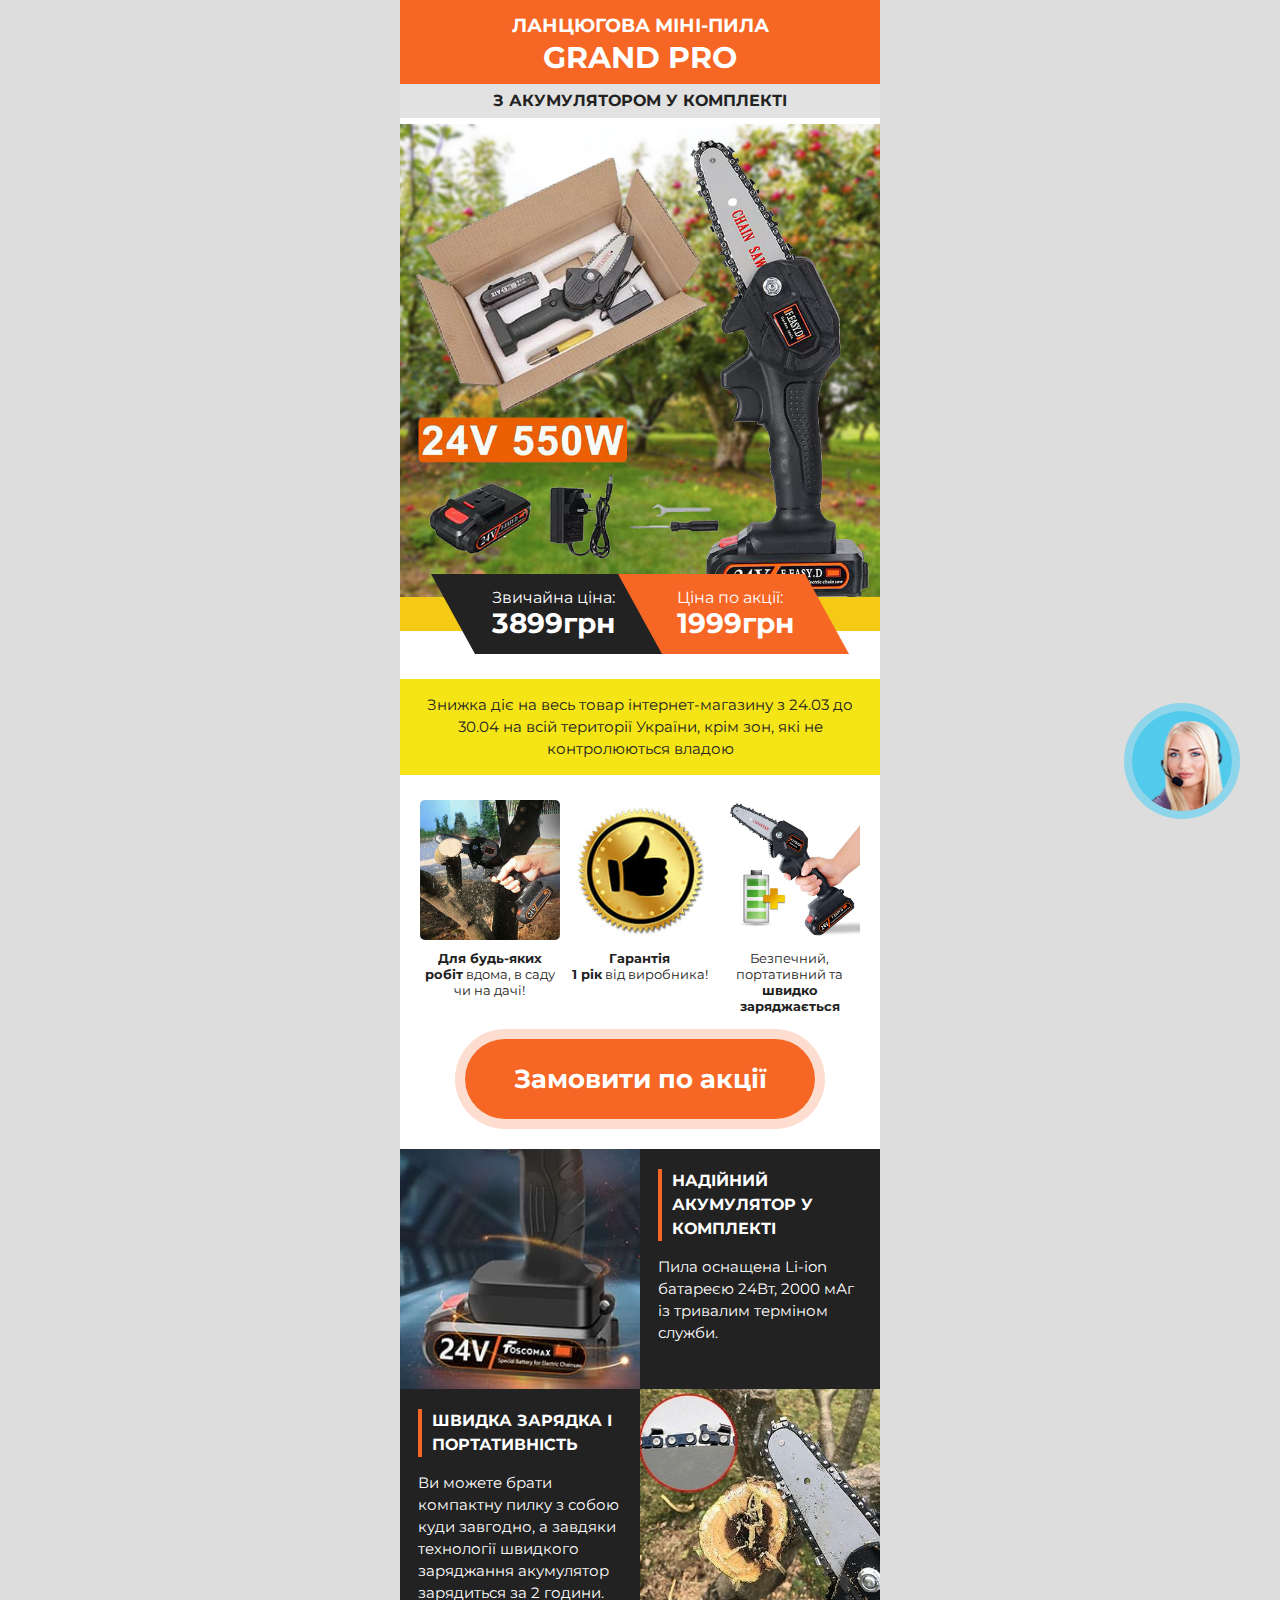
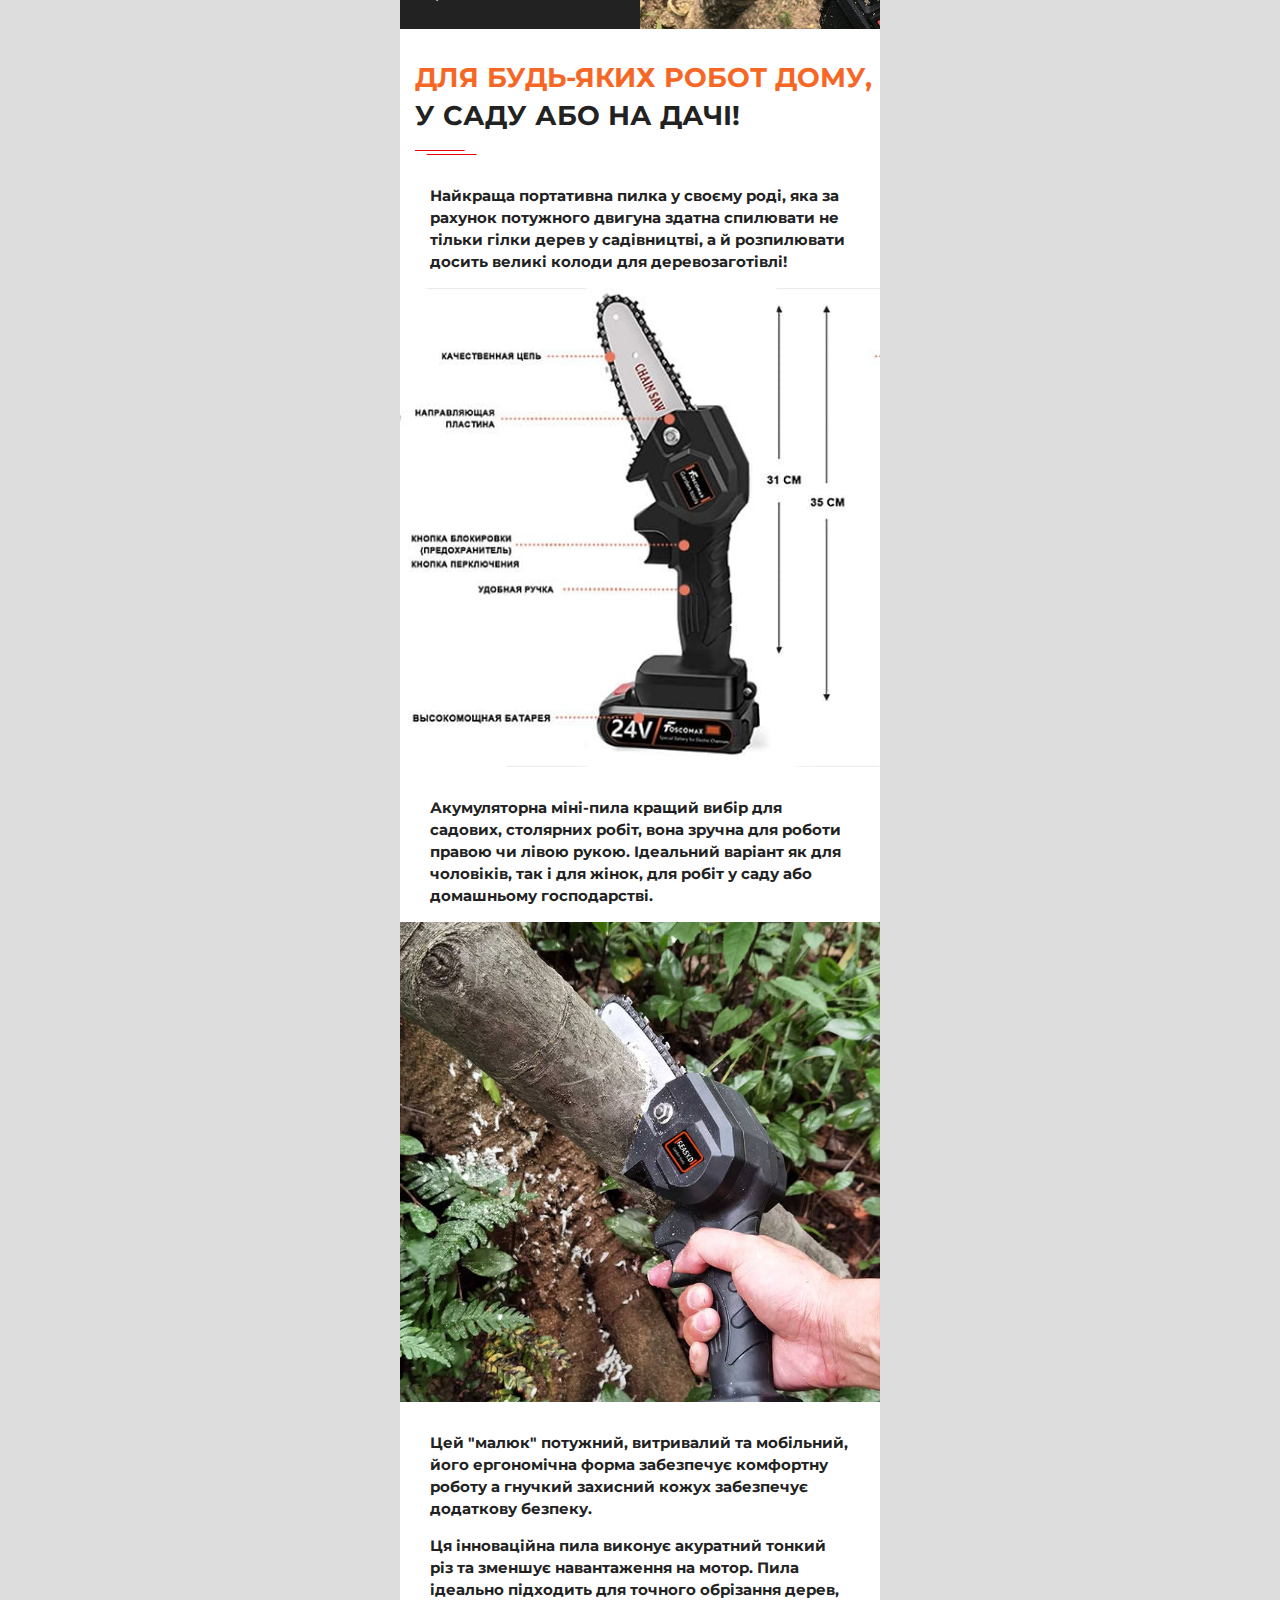
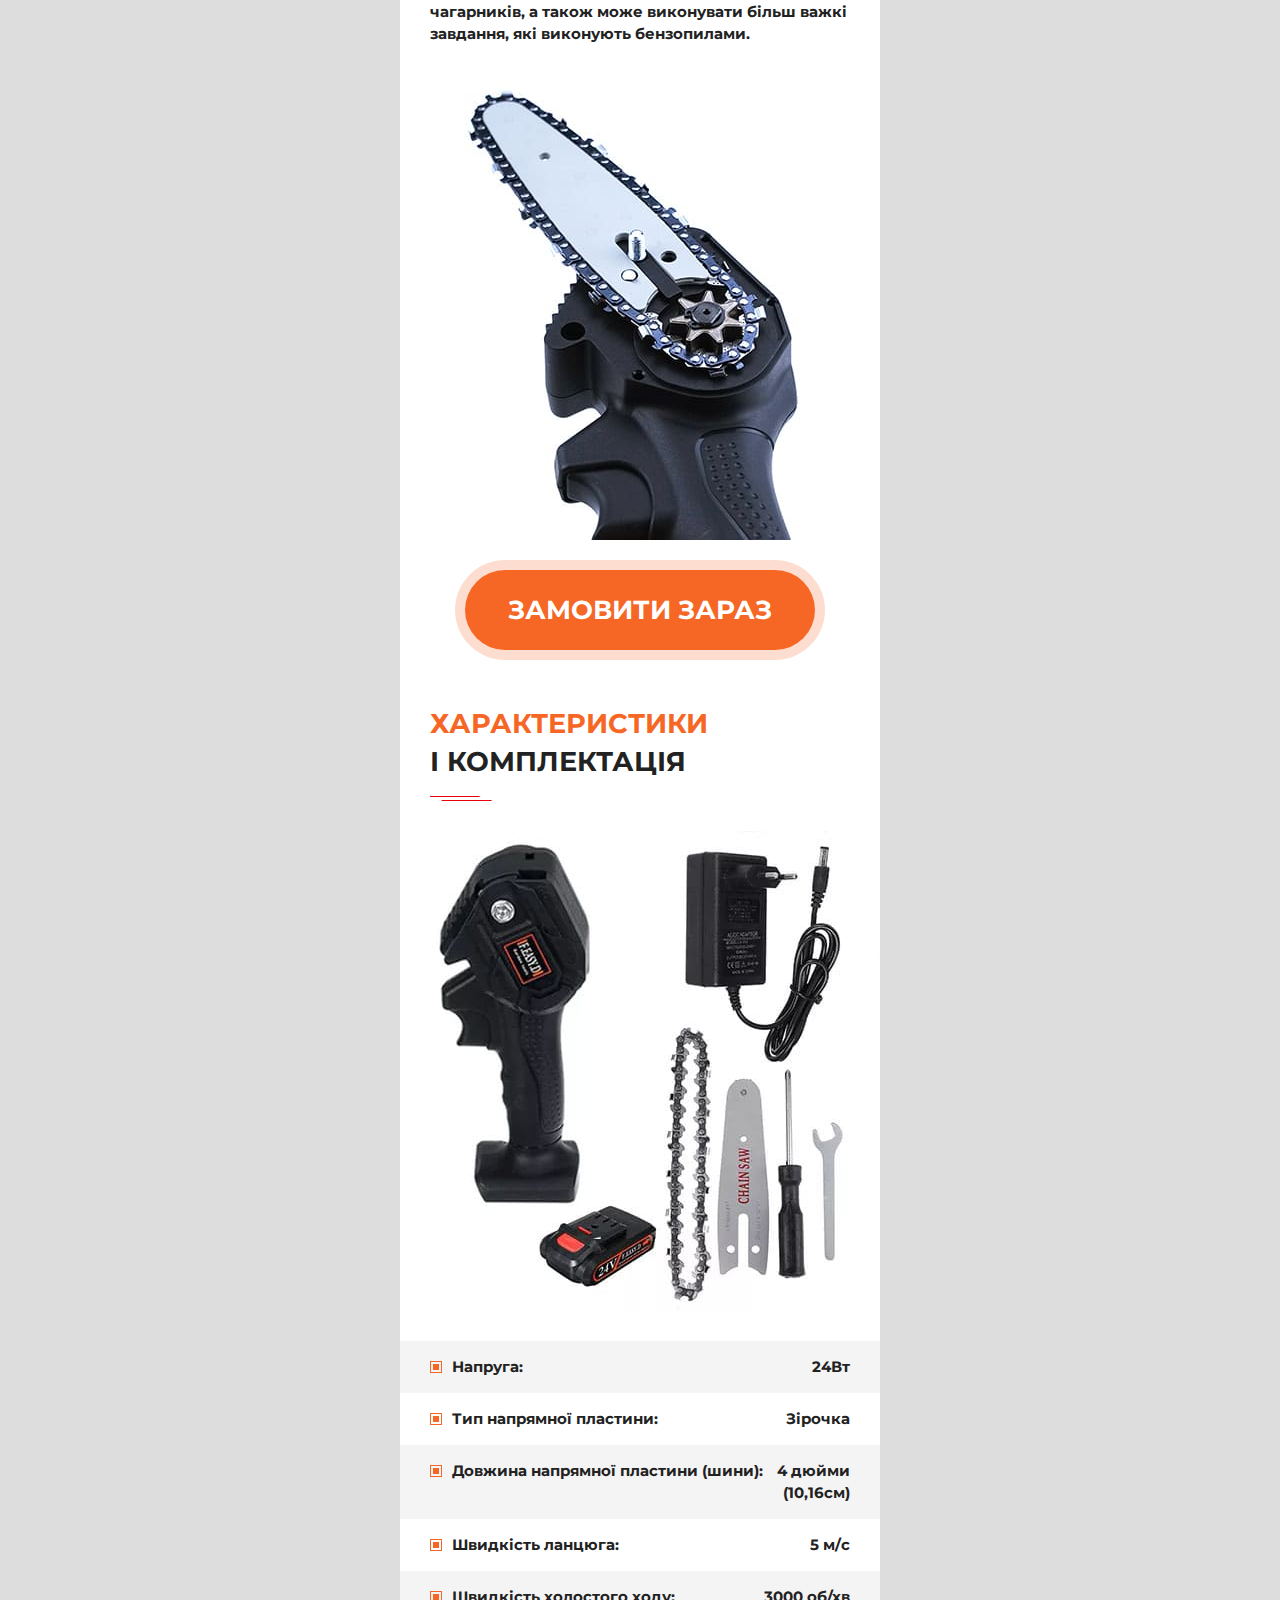
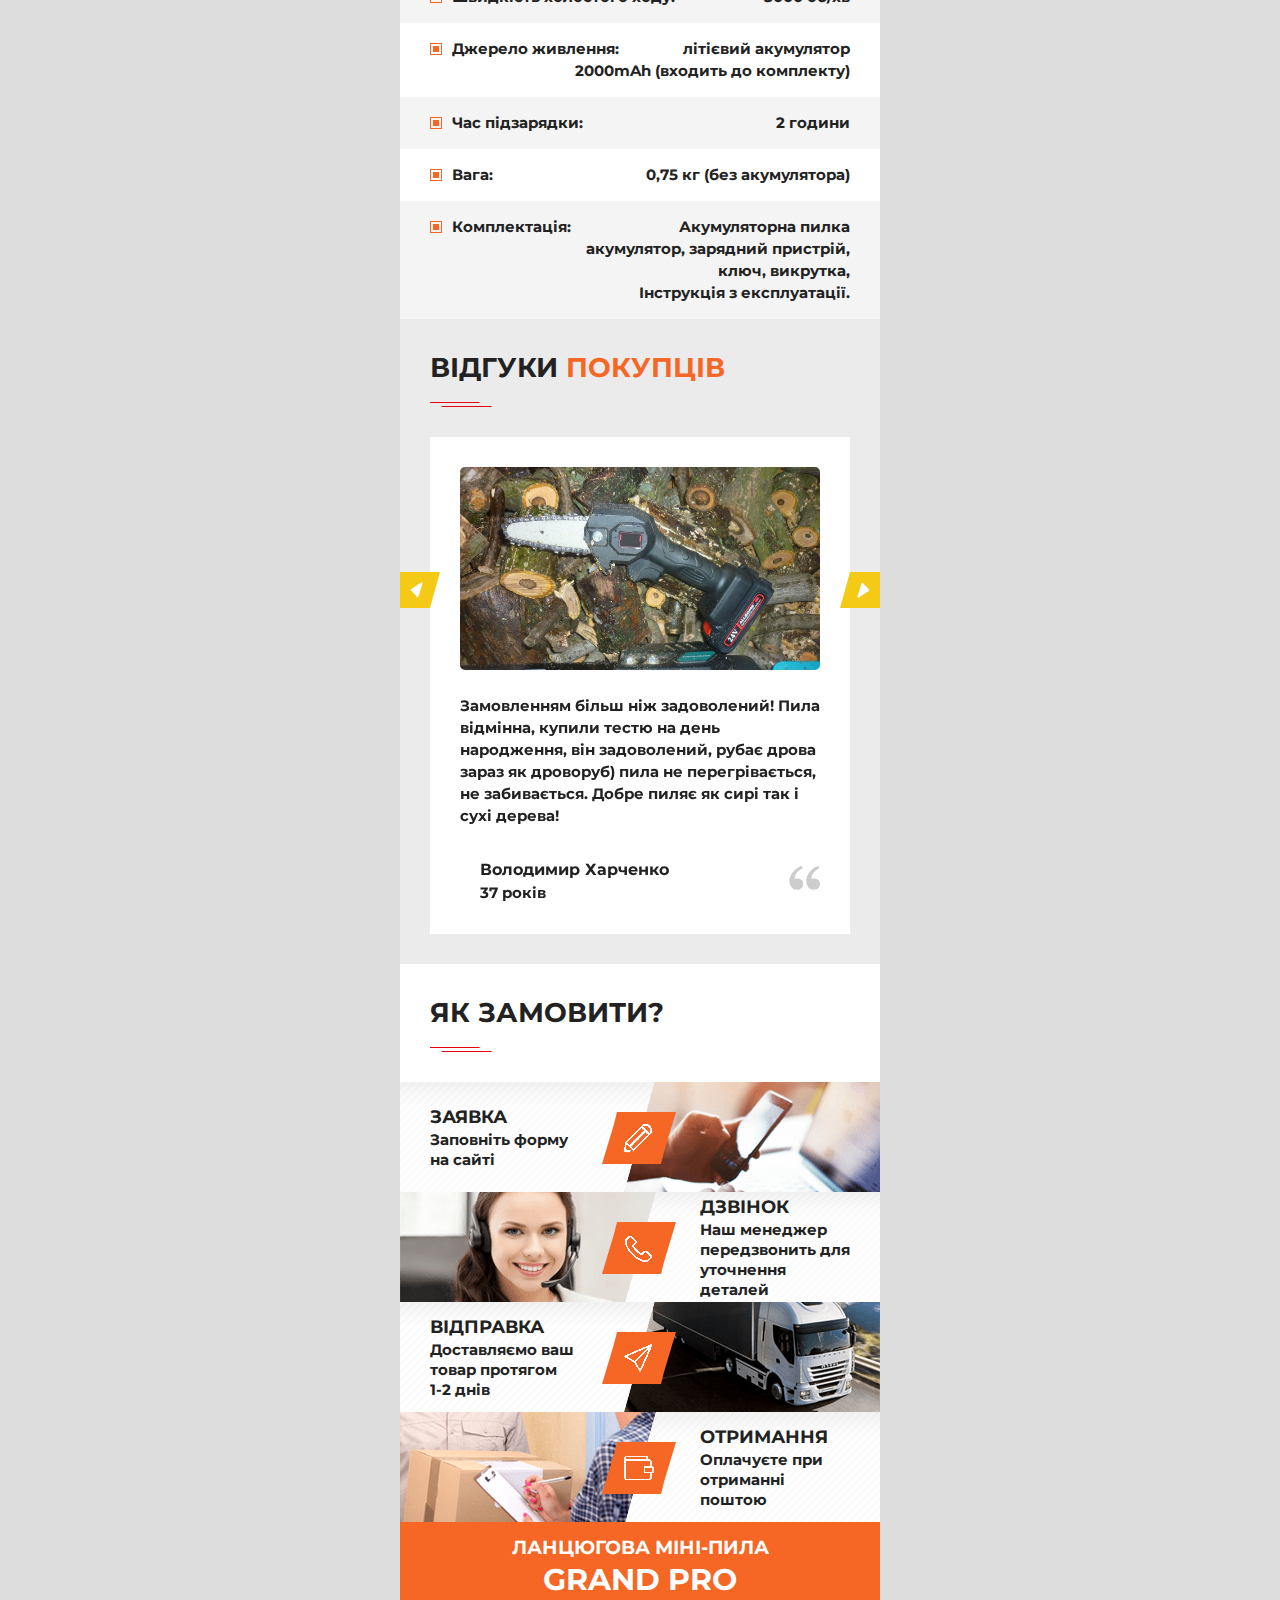
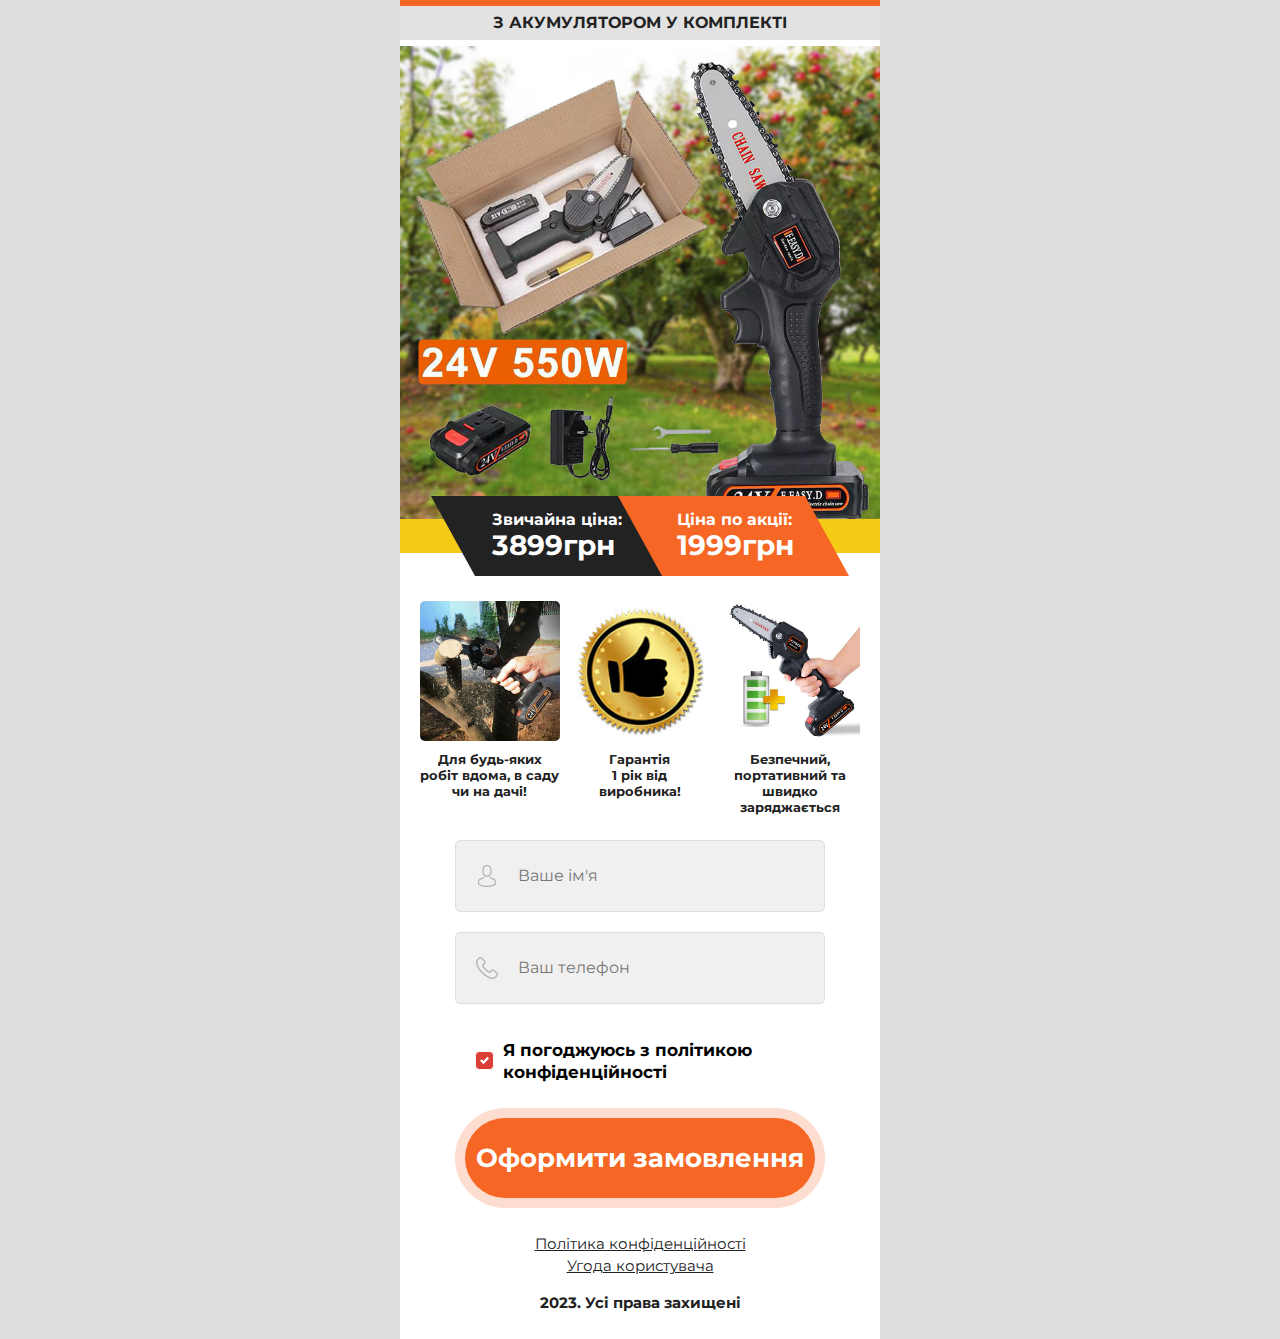
<file: index.html>
﻿<!DOCTYPE html>
<html lang="ru-RU">
    <head>

    <meta charset="utf-8">
    <meta name="viewport" content="width=480">
    <title>АКУМУЛЯТОРНА МІНІ-ПИЛА</title>
    <link rel="shortcut icon" href="favicon.ico">
    <link rel="stylesheet" href="css/reset.css">
    <link rel="stylesheet" href="css/owl.carousel.min.css">
    <link rel="stylesheet" href="css/styles.css">
    <link rel="preconnect" href="https://fonts.gstatic.com">
    <link href="css/css2.css" rel="stylesheet">

    <meta property="og:type" content="website">
    <meta property="og:url" content="">
    <meta property="og:image" content="images/big1_1.jpg">

    <!-- Meta Pixel Code -->
    <script>
        !function(f,b,e,v,n,t,s)
        {if(f.fbq)return;n=f.fbq=function(){n.callMethod?
        n.callMethod.apply(n,arguments):n.queue.push(arguments)};
        if(!f._fbq)f._fbq=n;n.push=n;n.loaded=!0;n.version='2.0';
        n.queue=[];t=b.createElement(e);t.async=!0;
        t.src=v;s=b.getElementsByTagName(e)[0];
        s.parentNode.insertBefore(t,s)}(window, document,'script',
        'https://connect.facebook.net/en_US/fbevents.js');
        fbq('init', '545656837453485');
        fbq('track', 'PageView');
    </script>
    <noscript><img height="1" width="1" style="display:none" src="tr?id=545656837453485&ev=PageView&noscript=1"></noscript>
    <!-- End Meta Pixel Code -->

</head>

<body>
    <div class="main_wrapper">
        <link rel="stylesheet" href="css/header.css" type="text/css">
<!-- <div class="top-menu">
    <input id="toggle" type="checkbox">
    <label class="toggle-container" for="toggle">
        <span class="button button-toggle"></span>
    </label>

</div> -->

        <!-- header 3 -->
        <header class="offer_section offer3" style="padding-bottom: 20px;">
            <h1 class="main_title">ЛАНЦЮГОВА МІНІ-ПИЛА <span>GRAND PRO</span></h1>
            <div class="info_block">
                <p class="subtitle">З акумулятором у комплекті</p>
                <img src="images/offer.jpg" alt="">        
            </div>
            <div class="price_block">
                <div class="price_item old">
                    <div class="text">Звичайна ціна:</div>
                    <div class="value">3899грн</div>
                </div>
                <div class="price_item new">
                    <div class="text">Ціна по акції:</div>
                    <div class="value">1999грн</div>
                </div>
            </div>
            <div style="padding: 15px; text-align: center; background-color: #f5e416; margin-bottom: 25px;">
                <p>Знижка діє на весь товар інтернет-магазину з <span class="date-from">24.03</span> до <span class="date-to">30.04</span> на всій території України, крім зон, які не контролюються владою</p>
            </div>
            <div class="benefits_block clearfix">
                <div class="benefit_item">
                    <img src="images/offer3__benefit1_image.jpg" alt="">
                    <p><b>Для будь-яких робіт</b> вдома, в саду чи на дачі!</p>
                </div>
                <div class="benefit_item">
                    <img src="images/offer3__benefit2_image.jpg" alt="">
                    <p><b>Гарантія <br>1 рік</b> від виробника!</p>
                </div>
                <div class="benefit_item">
                    <img src="images/offer3__benefit3_image.jpg" alt="">
                    <p>Безпечний, портативний та <b>швидко заряджається</b></p>
                </div>
            </div>
            <a href="#order_form" class="button">Замовити по акції</a>            
        </header>
        <!-- /header 3 -->
        <div class="benefits_list7">
            <div class="benefit_item clearfix">
                <img src="images/b2.jpg" alt="">
                <div class="text_block">
                    <h4>НАДІЙНИЙ АКУМУЛЯТОР У КОМПЛЕКТІ</h4>
                    <p>Пила оснащена Li-ion батареєю 24Вт, 2000 мАг із тривалим терміном служби.</p>
                </div>
            </div>
            <div class="benefit_item clearfix">
                <img src="images/b3.jpg" alt="">
                <div class="text_block">
                    <h4>ШВИДКА ЗАРЯДКА І ПОРТАТИВНІСТЬ</h4>
                    <p>Ви можете брати компактну пилку з собою куди завгодно, а завдяки технології швидкого заряджання акумулятор зарядиться за 2 години.</p>
                </div>
            </div>
        </div>
        <!-- description -->
        <section class="description_section">
            <h2 class="title"><span>ДЛЯ БУДЬ-ЯКИХ РОБОТ ДОМУ,</span><br> У САДУ АБО НА ДАЧІ!</h2>
            <p><b>Найкраща портативна пилка у своєму роді, яка за рахунок потужного двигуна <b> здатна спилювати </b> не тільки гілки дерев у садівництві, а й <b> розпилювати досить великі </b> колоди для деревозаготівлі!</b></p><b>
            <img class="image" src="images/big3.jpg" alt="">
            <p>
              Акумуляторна міні-пила <b> кращий вибір </b> для садових, столярних робіт, <b> вона зручна </b> для роботи правою чи лівою рукою. <b> Ідеальний варіант </b> як для чоловіків, так і для жінок, для робіт у саду або домашньому господарстві.</p>
            <img class="image" src="images/big1.jpg" alt="">
            <p>Цей "малюк" <b> потужний, витривалий та мобільний,</b> його ергономічна форма <b> забезпечує комфортну роботу </b> а гнучкий захисний кожух забезпечує додаткову безпеку.
            </p>
            <p>Ця <b> інноваційна пила </b> виконує акуратний тонкий різ та зменшує навантаження на мотор. Пила <b> ідеально підходить </b> для точного обрізання дерев, чагарників, а також <b> може виконувати більш важкі завдання, які виконують бензопилами.</b>
            </p>
            <img class="image" src="images/big2.jpg" alt="">
            <a href="#order_form" class="button">ЗАМОВИТИ ЗАРАЗ</a>
        </b></section><b>
        <section class="characteristics_section">
            <h2 class="title"><span>Характеристики</span><br> І комплектація</h2>
            <img class="image" src="images/siz2.jpg" alt="">
            <ul class="characteristics__list">
                <li><b>Напруга:</b> 24Вт</li>
                <li><b>Тип напрямної пластини:</b> Зірочка</li>
                <li><b>Довжина напрямної пластини (шини):</b> 4 дюйми (10,16см)</li>
                <li><b>Швидкість ланцюга:</b> 5 м/c</li>
                <li><b>Швидкість холостого ходу:</b> 3000 об/хв </li>
                <li><b>Джерело живлення:</b> літієвий акумулятор 2000mAh (входить до комплекту)</li>
                <li><b>Час підзарядки:</b> 2 години</li>
                <li><b>Вага:</b> 0,75 кг (без акумулятора)</li>              
                <li><b>Комплектація:</b> Акумуляторна пилка<br> акумулятор, зарядний пристрій, <br> ключ, викрутка,<br> Інструкція з експлуатації.</li>
          </ul>
        </section>
        <!-- reviews 2 -->
        <section class="reviews2_section gray_theme">
            <h2 class="title">Відгуки <span>покупців</span></h2>
            <div class="reviews_list owl-carousel">
                <div class="review_item">
                    <img class="photo" src="images/rev1.jpg" alt="">
                    <p>Замовленням більш ніж задоволений! Пила відмінна, купили тестю на день народження, він задоволений, рубає дрова зараз як дроворуб) пила не перегрівається, не забивається. Добре пиляє як сирі так і сухі дерева!</p>
                    <div class="author_block clearfix">
                        <div class="author_info">
                            <div class="name">Володимир Харченко</div>
                            <div class="text">37 років</div>
                        </div>
                    </div>
                </div>
                <div class="review_item">
                    <img class="photo" src="images/rev2.jpg" alt="">
                    <p>Сдякую за швидку доставку! Пила що треба! Легкий запуск, добре збалансована, вібрації практично не відчувається. Потужний двигун. Відчувається пристойний запас навіть при пилянні товстих стволів.</p>
                    <div class="author_block clearfix">
                        <div class="author_info">
                            <div class="name">Михайло Романенко</div>
                            <div class="text">39 років</div>
                        </div>
                    </div>
                </div>
                <div class="review_item">
                    <img class="photo" src="images/rev3.jpg" alt="">
                    <p>Чудова пила! При належному догляді взагалі не принесе жодних проблем, сміливо можна брати в ліс взимку хоч влітку, не підведе!</p>
                    <div class="author_block clearfix">
                        <div class="author_info">
                            <div class="name">Андрій Савельєв</div>
                            <div class="text">34 роки</div>
                        </div>
                    </div>
                </div>
            </div>
        </section>

        <!-- <div class="feedback" style="background: #fff">
            <h2>Залишіть Ваш відгук</h2>
            <div class="fields">
                <form class="ajax-contact-form" enctype="multipart/form-data" action="">
                    <div class="row">
                        <input type="text" name="name" value="" placeholder="*Ваше ім'я" required="">
                        <input type="text" name="phone" value="" placeholder="Ваш телефон">
						
						 	  <input type="hidden" name="utm_source" value="910_4081">			
      <input type="hidden" name="utm_medium" value="">
      <input type="hidden" name="utm_term" value="">
      <input type="hidden" name="utm_content" value="">
      <input type="hidden" name="utm_campaign" value="">
						
                    </div>
                    
                    <textarea placeholder="*Напишіть відгук ..." name="feedback" cols="40" rows="3" required=""></textarea>
                    <div class="row">
                        <input type="file" style="padding: 6px 10px;">
                        <input type="submit" name="submit" class="" value="Відправити">
                    </div>
                </form>
            </div>
            <div class="note"></div>
        </div> -->
        <!-- order steps 1 -->
        <section class="tlt">
            <h2 class="title">Як замовити?</h2>
        </section>
		<div class="order_steps1">
			<div class="step_item">
				<div class="step_wrapper">
					<div class="bg_icon">
						<img src="images/order_steps__step1_icon.png" alt="">
					</div>
					<h4>Заявка</h4>
					<p>Заповніть форму на сайті</p>
				</div>
			</div>
			<div class="step_item">
				<div class="step_wrapper">
					<div class="bg_icon">
						<img src="images/order_steps__step2_icon.png" alt="">
					</div>
					<h4>Дзвінок</h4>
					<p>Наш менеджер передзвонить для уточнення деталей</p>
				</div>
			</div>
			<div class="step_item">
				<div class="step_wrapper">
					<div class="bg_icon">
						<img src="images/order_steps__step3_icon.png" alt="">
					</div>
					<h4>Відправка</h4>
					<p>Доставляємо ваш товар протягом<br>1-2 днів</p>
				</div>
			</div>
			<div class="step_item">
				<div class="step_wrapper">
					<div class="bg_icon">
						<img src="images/order_steps__step4_icon.png" alt="">
					</div>
					<h4>Отримання</h4>
					<p>Оплачуєте при отриманні поштою</p>
				</div>
			</div>
		</div>
        <!-- <div class="order_steps_list2 clearfix">
            <h2 class="title">Як замовити?</h2>
            <div class="box">
                <div class="step_item">
                    <div class="number">1</div>
                    <h4>Заявка</h4>
                    <p>Залишаєте заявку на нашому сайті</p>
                </div>
                <div class="step_item">
                    <div class="number">2</div>
                    <h4>Дзвінок</h4>
                    <p>Менеджер передзвонить для уточнення деталей</p>
                </div>
                <div class="step_item">
                    <div class="number">3</div>
                    <h4>Надсилання</h4>
                    <p>Доставляємо ваш товар протягом
                        1-3
                        днів</p>
                </div>
                <div class="step_item">
                    <div class="number">4</div>
                    <h4>Отримання</h4>
                    <p>Оплачуєте при отриманні на пошті</p>
                </div>
            </div>
        </div> -->
		<!-- order 3 -->
        <section class="offer_section offer3 order">
            <h1 class="main_title">ЛАНЦЮГОВА МІНІ-ПИЛА <span>GRAND PRO</span></h1>
            <div class="info_block">
                <p class="subtitle">З акумулятором у комплекті</p>
                <img src="images/offer.jpg" alt="">        
            </div>
           <div class="price_block">
                <div class="price_item old">
                    <div class="text">Звичайна ціна:</div>
                    <div class="value">3899грн</div>
                </div>
                <div class="price_item new">
                    <div class="text">Ціна по акції:</div>
                    <div class="value">1999грн</div>
                </div>
            </div>
            <div class="benefits_block clearfix">
                <div class="benefit_item">
                    <img src="images/offer3__benefit1_image.jpg" alt="">
                    <p><b>Для будь-яких робіт</b> вдома, в саду чи на дачі!</p>
                </div>
                <div class="benefit_item">
                    <img src="images/offer3__benefit2_image.jpg" alt="">
                    <p><b>Гарантія <br>1 рік</b> від виробника!</p>
                </div>
                <div class="benefit_item">
                    <img src="images/offer3__benefit3_image.jpg" alt="">
                    <p>Безпечний, портативний та <b>швидко заряджається</b></p>
                </div>
            </div>
            <form id="order_form" class="order_form" action="order.php" method="post">
                <input class="field" type="text" name="name" placeholder="Ваше ім'я" required="">
                <input class="field" type="tel" name="phone" placeholder="Ваш телефон" required="">
				
				 	  <input type="hidden" name="utm_source" value="910_4081">			
      <input type="hidden" name="utm_medium" value="">
      <input type="hidden" name="utm_term" value="">
      <input type="hidden" name="utm_content" value="">
      <input type="hidden" name="utm_campaign" value="">
				
                <div style="margin: 0 auto 35px;font-size: 17px; width: 330px; color: #000;">
                    <input id="data1" class="custom-checkbox" type="checkbox" checked="" required="">
                    <label for="data1">Я погоджуюсь з політикою конфіденційності</label>
                </div>
                <button class="button" type="submit">Оформити замовлення</button>
            </form>
        </section>

        <!-- /order 3 -->
        <!-- footer -->
        <style type="text/css">
    .footer-a {
        border-right: solid 2px #838383;
        padding-right: 4px;
        color: inherit;
    }
</style>
<footer style="padding: 25px 0;">
    <center>

        <div style="text-align: center;">

            
            <div style="margin-bottom: 15px;">
                <a style="color: inherit; font-weight: 400; text-decoration: underline;" target="_blank" href="policy/index.php.html">Політика конфіденційності</a><br>
                <a style="color: inherit; font-weight: 400; text-decoration: underline;" target="_blank" href="terms/index.php.html">Угода користувача</a>
            </div>
            
            <p>2023. Усі права захищені</p>
        </div>
    </center>
</footer>        <!-- /footer -->
    </b></div><b>

        <div id="free-call" style="display: block;">
            <div class="free-call-pulse-one"></div>
            <div class="free-call-pulse-two"></div>
            <div class="free-call" id="free-call-hover">
                <div class="free-call-front"></div>
                <div class="free-call-back">Безкоштовний дзвінок</div>
            </div>
        </div>

    <div id="overlay-modal-window-widget"></div>
    <div id="modal-window-widget" class="m1modal">
        <a class="close-modal-window-widget"></a>
        <div>
            <div class="popup-m1-title">Вам сподобалася ця пропозиція?</div>
            <div class="popup-modal-window-widget">
                <div class="popup-m1-text1">Ми розповімо Вам все про цей товар, запропонуємо найкращі умови та
                    ознайомимо з
                    відповідними акційними пропозиціями!
                </div>
                <form method="post" action="order.php" class="main-order-form popup-modal-window-widget">
                    <input type="text" name="name" placeholder="Введіть ваше ім'я" required="">
                    <input type="tel" name="phone" placeholder="Введіть телефон" required="">
                    <button>Передзвоніть мені</button>
                </form>
                <div class="popup-m1-text2">Оператор передзвонить Вам через 5-10 хвилин</div>
            </div>
        </div>
    </div>
    <!-- scripts -->

    <script src="js/jquery.js" type="text/javascript"></script>
    <script src="js/owl.carousel.min.js"></script>
    <script src="js/scripts.js"></script>
    <script src="js/maskedinput.js"></script>

    <link rel="stylesheet" href="css/contactform.css"> 
    <script src="js/contactform.js"></script>
    <!-- <script src="js/date.js"></script> -->
     

    <!-- /scripts -->



</b></body></html>
</file>
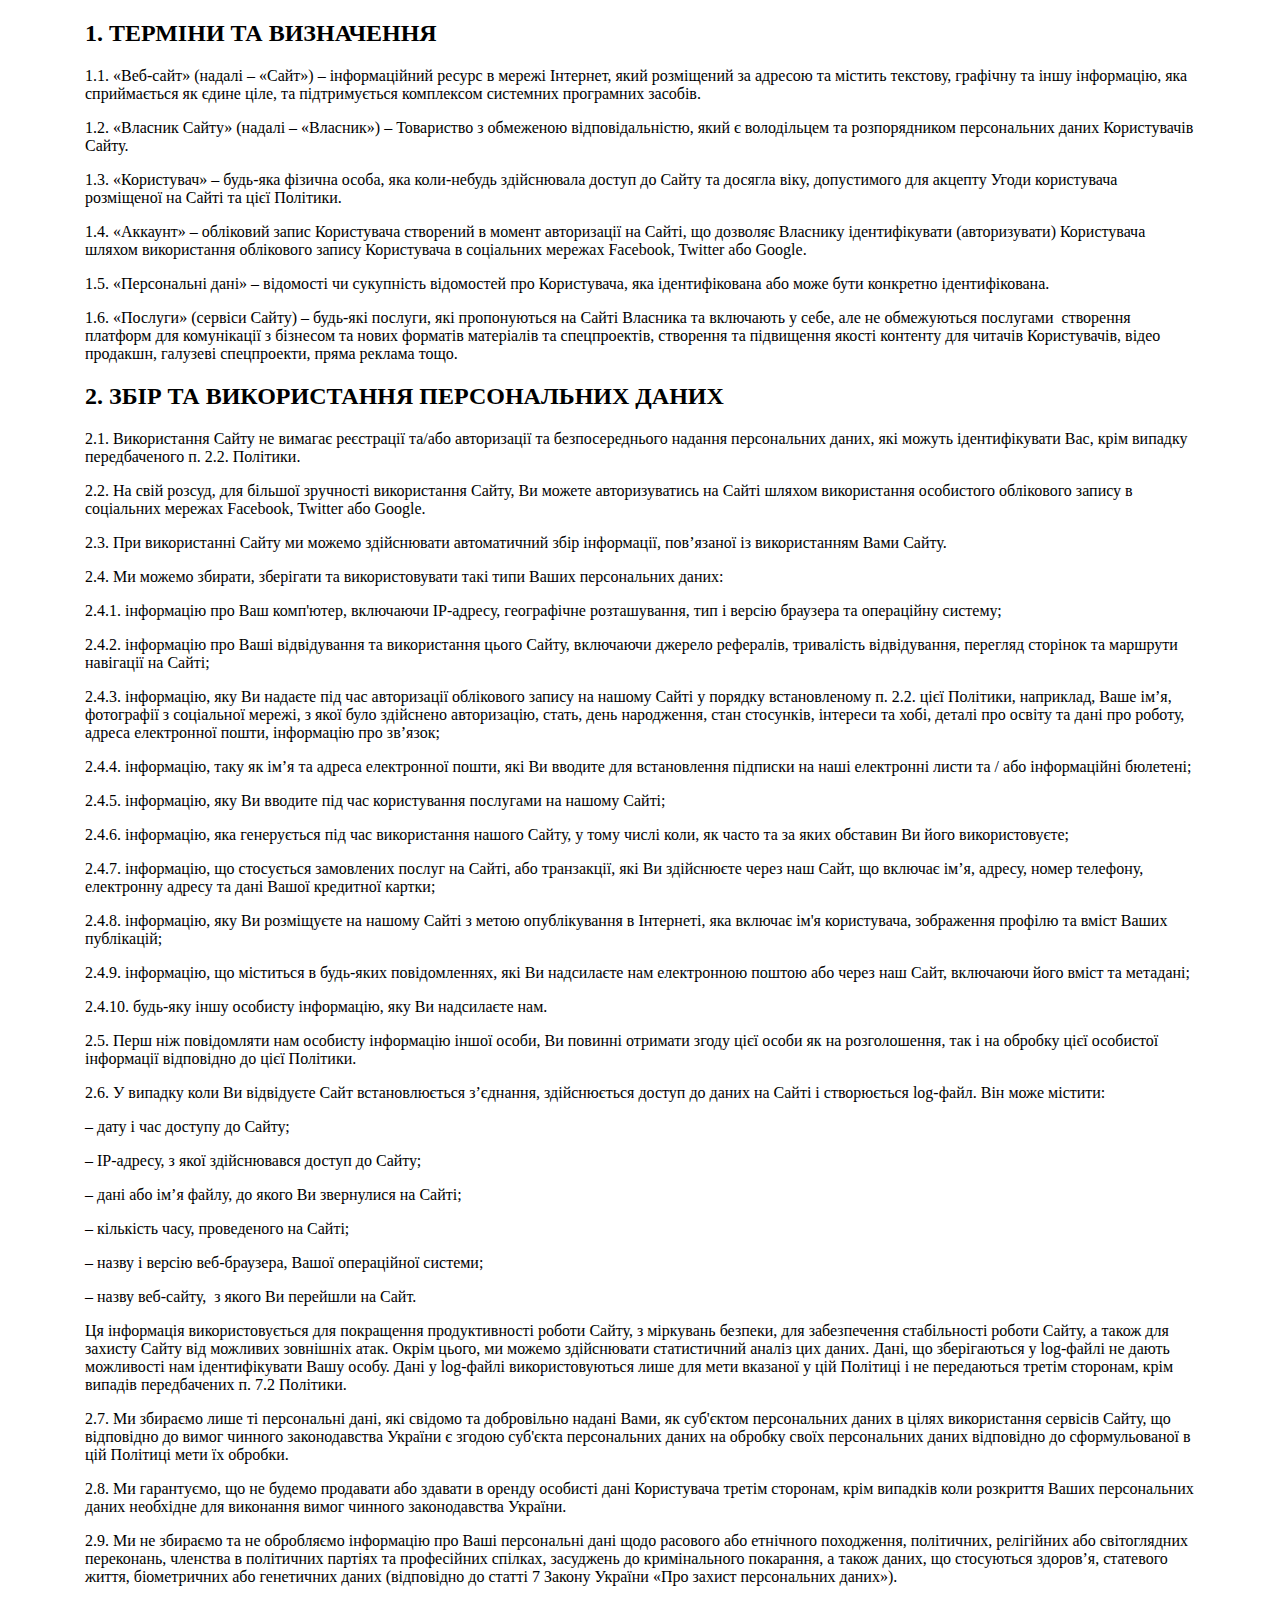
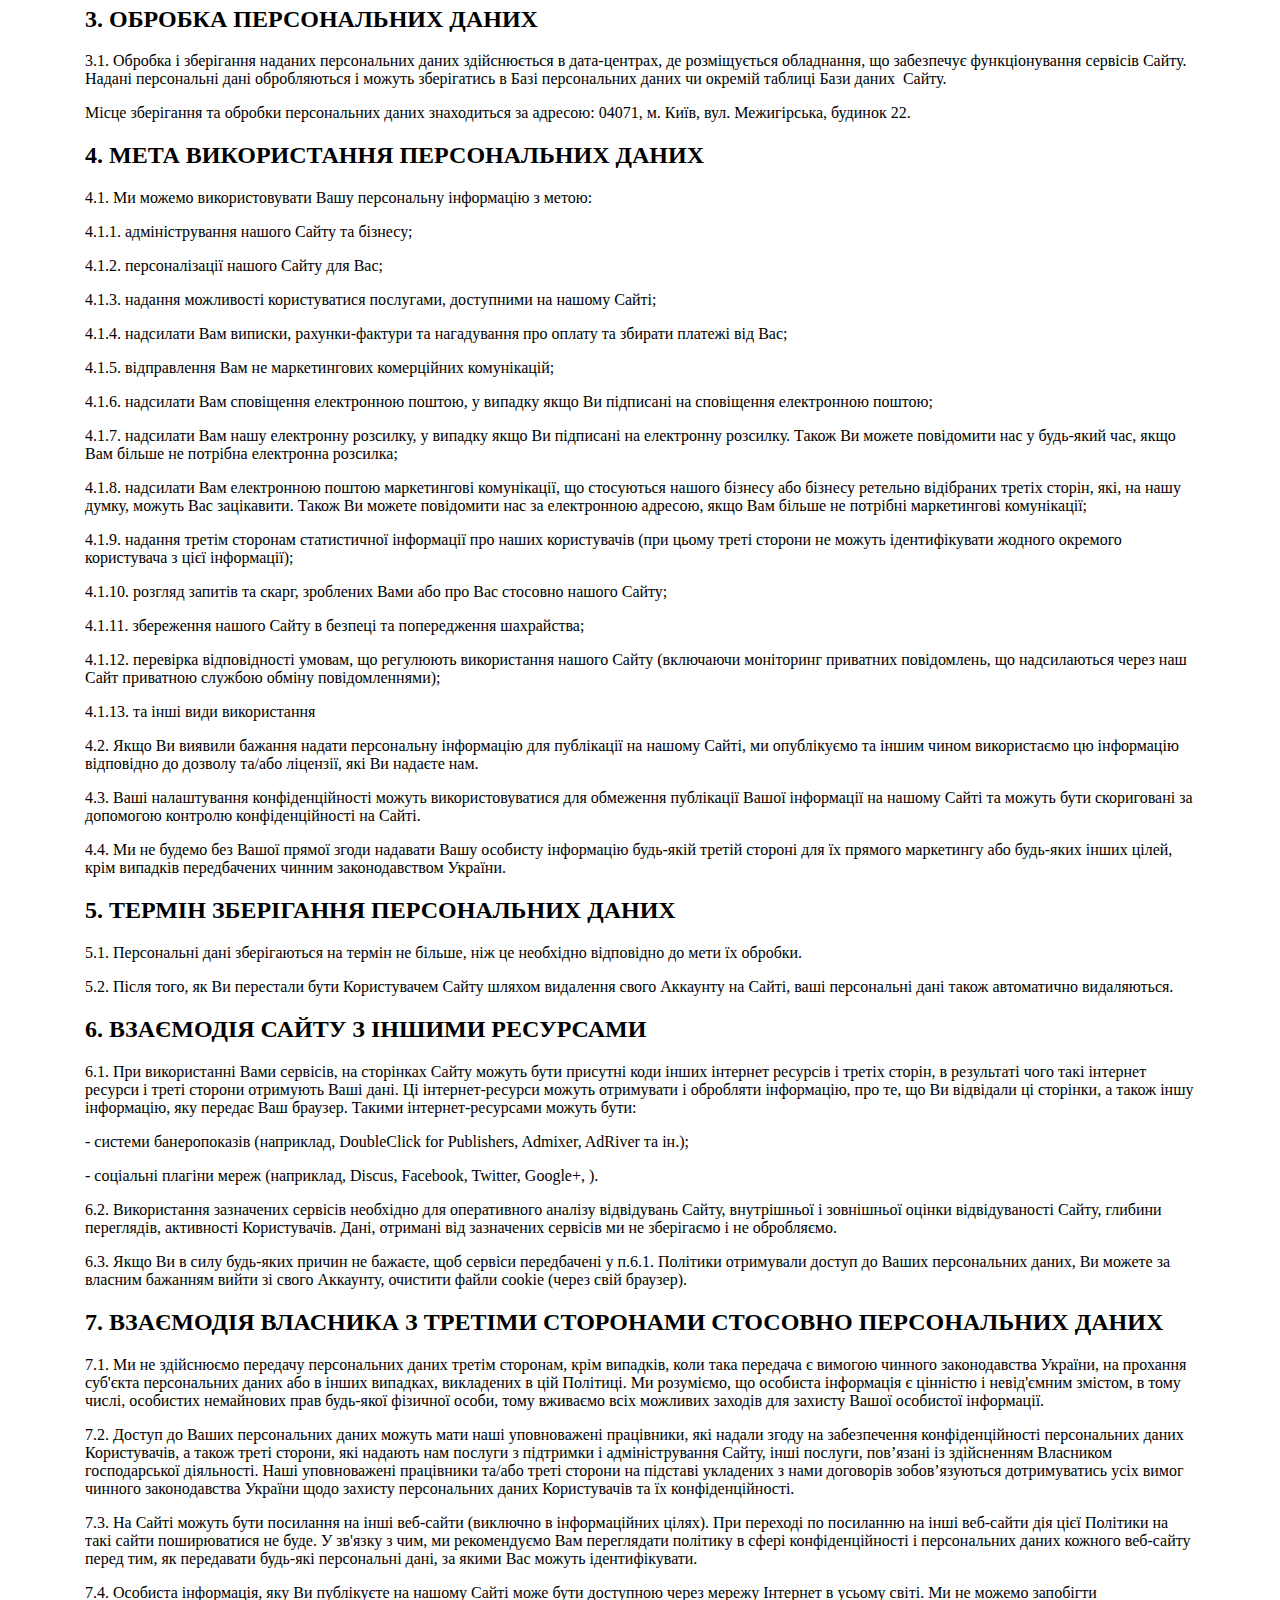
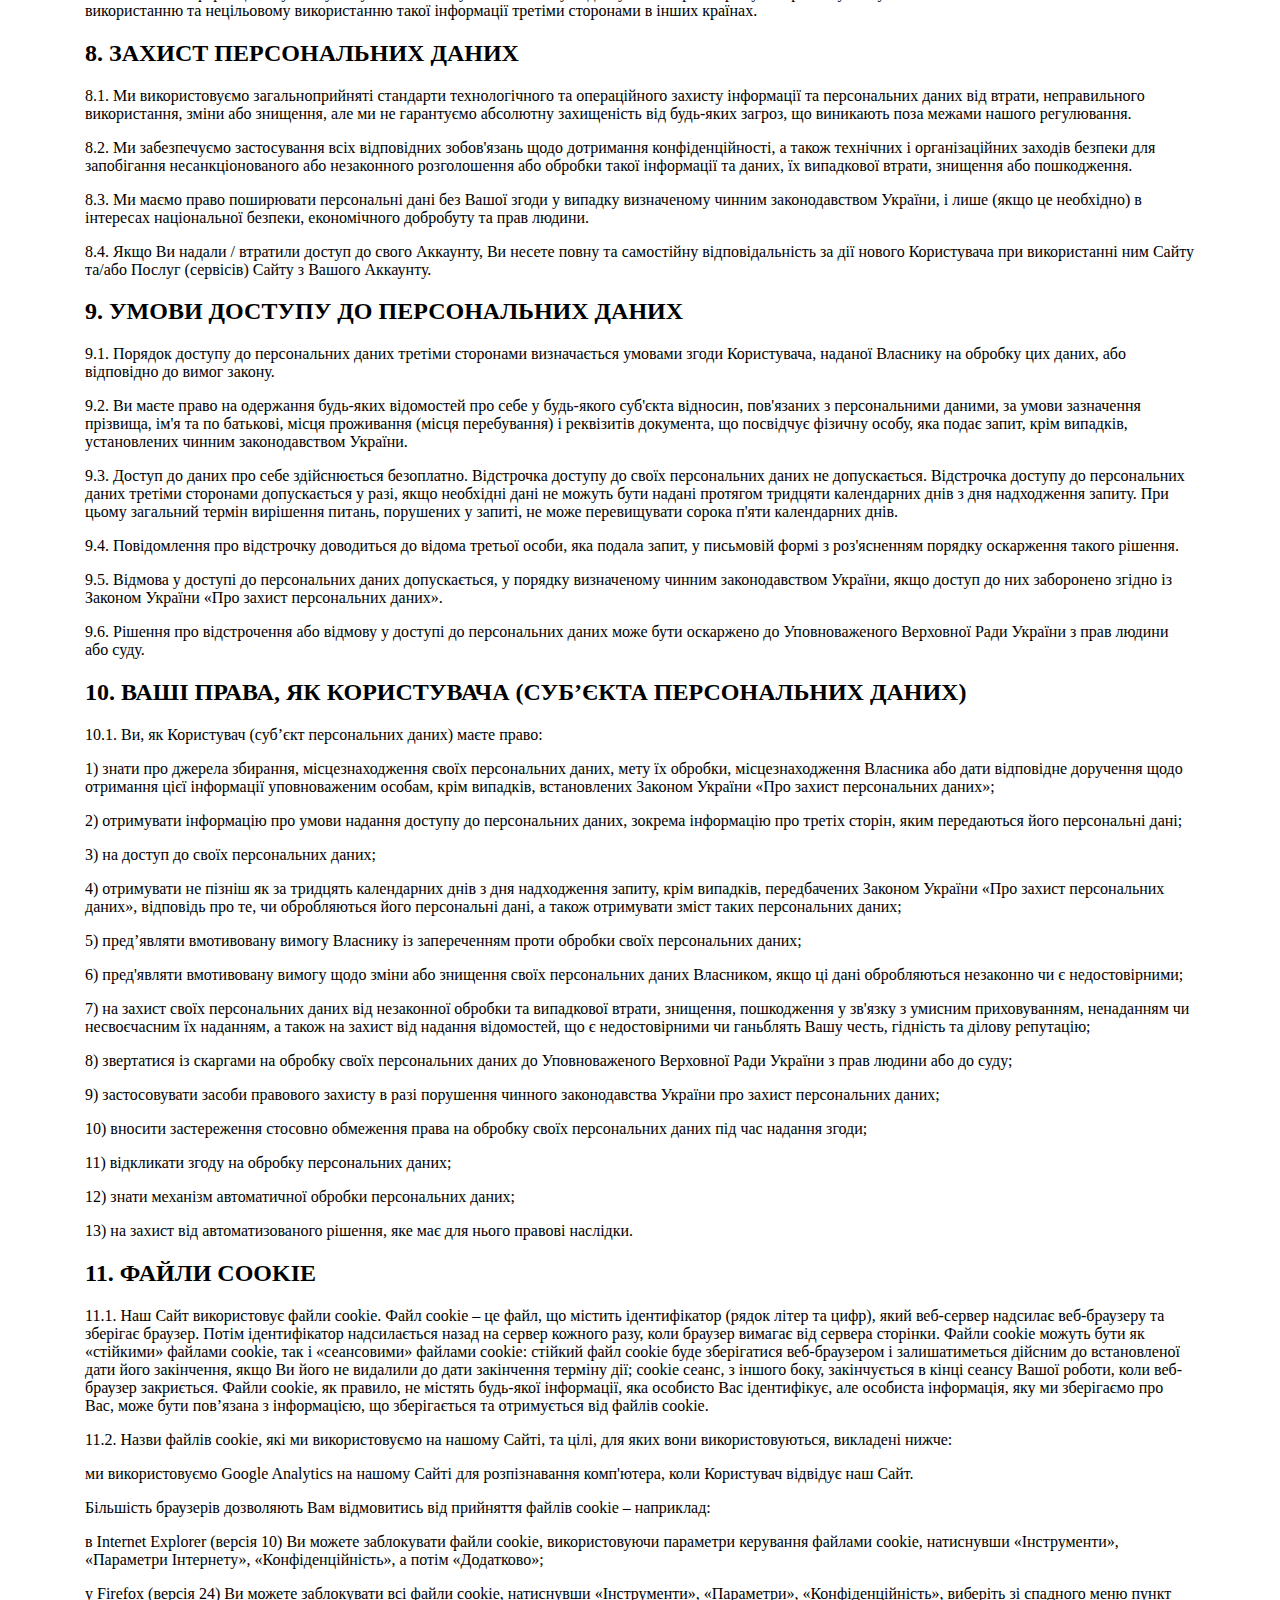
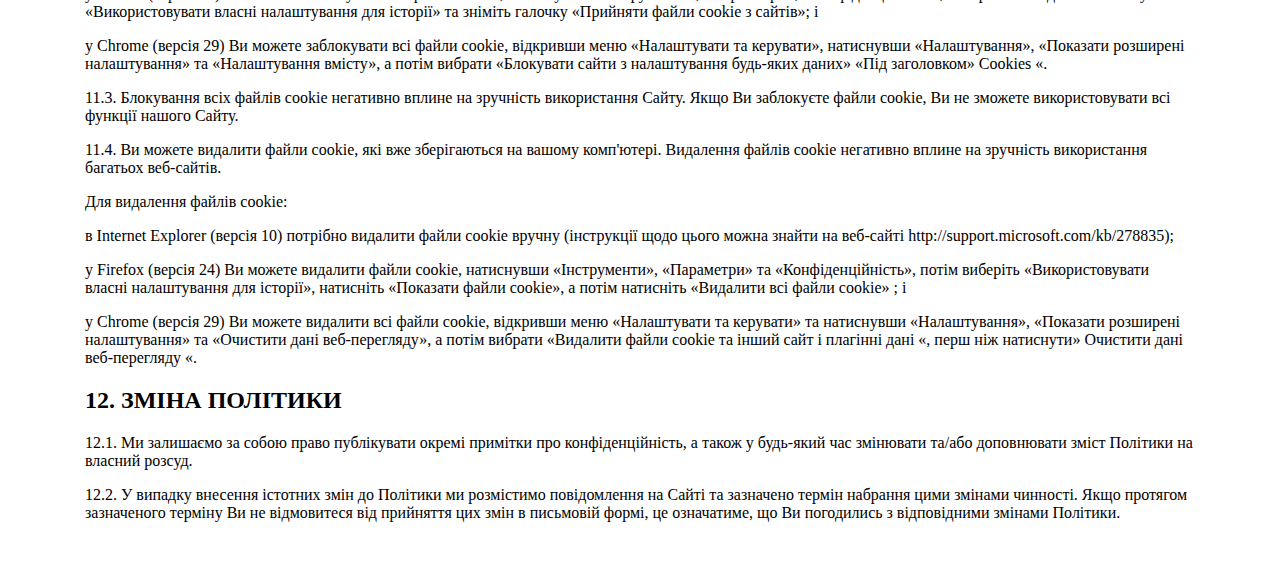
<file: policy/index.php.html>
﻿<!DOCTYPE html>
<html lang="ua">

<head>
    <meta charset="UTF-8">
    <meta http-equiv="X-UA-Compatible" content="IE=edge">
    <meta name="viewport" content="width=device-width, initial-scale=1.0">
    <title>Політика конфіденційності та файли cookie </title>
    <link rel="stylesheet" href="../ajax/libs/bootstrap/4.6.1/css/bootstrap-grid.min.css" integrity="sha512-Xj2sd25G+JgJYwo0cvlGWXoUekbLg5WvW+VbItCMdXrDoZRWcS/d40ieFHu77vP0dF5PK+cX6TIp+DsPfZomhw==" crossorigin="anonymous" referrerpolicy="no-referrer">
</head>

<body>
    <main>
        <div class="container">
        <h2>1. ТЕРМІНИ ТА ВИЗНАЧЕННЯ</h2>
<p>1.1.&nbsp;&laquo;Веб-сайт&raquo;&nbsp;(надалі &ndash;&nbsp;&laquo;Сайт&raquo;) &ndash; інформаційний ресурс в мережі Інтернет, який розміщений за адресою  та містить текстову, графічну та іншу інформацію, яка сприймається як єдине ціле, та підтримується комплексом системних програмних засобів.</p>
<p>1.2.&nbsp;&laquo;Власник Сайту&raquo;&nbsp;(надалі &ndash;&nbsp;&laquo;Власник&raquo;) &ndash; Товариство з обмеженою відповідальністю, який є володільцем та розпорядником персональних даних Користувачів Сайту.</p>
<p>1.3.&nbsp;&laquo;Користувач&raquo;&nbsp;&ndash; будь-яка фізична особа, яка коли-небудь здійснювала доступ до Сайту та досягла віку, допустимого для акцепту Угоди користувача розміщеної на Сайті та цієї Політики.</p>
<p>1.4.&nbsp;&laquo;Аккаунт&raquo;&nbsp;&ndash; обліковий запис Користувача створений в момент авторизації на Сайті, що дозволяє Власнику ідентифікувати (авторизувати) Користувача шляхом використання облікового запису Користувача в соціальних мережах Facebook, Twitter або Google.</p>
<p>1.5.&nbsp;&laquo;Персональні дані&raquo;&nbsp;&ndash; відомості чи сукупність відомостей про Користувача, яка ідентифікована або може бути конкретно ідентифікована.</p>
<p>1.6.&nbsp;&laquo;Послуги&raquo;&nbsp;(сервіси Сайту) &ndash; будь-які послуги, які пропонуються на Сайті Власника та включають у себе, але не обмежуються послугами &nbsp;створення платформ для комунікації з бізнесом та нових форматів матеріалів та спецпроектів, створення та підвищення якості контенту для читачів Користувачів, відео продакшн, галузеві спецпроекти, пряма реклама тощо.</p>
<h2>2. ЗБІР ТА ВИКОРИСТАННЯ ПЕРСОНАЛЬНИХ ДАНИХ</h2>
<p>2.1. Використання Сайту не вимагає реєстрації та/або авторизації та безпосереднього надання персональних даних, які можуть ідентифікувати Вас, крім випадку передбаченого п. 2.2. Політики.</p>
<p>2.2. На свій розсуд, для більшої зручності використання Сайту, Ви можете авторизуватись на Сайті шляхом використання особистого облікового запису в соціальних мережах Facebook, Twitter або Google.</p>
<p>2.3. При використанні Сайту ми можемо здійснювати автоматичний збір інформації, пов&rsquo;язаної із використанням Вами Сайту.</p>
<p>2.4. Ми можемо збирати, зберігати та використовувати такі типи Ваших персональних даних:</p>
<p>2.4.1. інформацію про Ваш комп&apos;ютер, включаючи IP-адресу, географічне розташування, тип і версію браузера та операційну систему;</p>
<p>2.4.2. інформацію про Ваші відвідування та використання цього Сайту, включаючи джерело рефералів, тривалість відвідування, перегляд сторінок та маршрути навігації на Сайті;</p>
<p>2.4.3. інформацію, яку Ви надаєте під час авторизації облікового запису на нашому Сайті у порядку встановленому п. 2.2. цієї Політики, наприклад, Ваше ім&rsquo;я, фотографії з соціальної мережі, з якої було здійснено авторизацію, стать, день народження, стан стосунків, інтереси та хобі, деталі про освіту та дані про роботу, адреса електронної пошти, інформацію про зв&rsquo;язок;</p>
<p>2.4.4. інформацію, таку як ім&rsquo;я та адреса електронної пошти, які Ви вводите для встановлення підписки на наші електронні листи та / або інформаційні бюлетені;</p>
<p>2.4.5. інформацію, яку Ви вводите під час користування послугами на нашому Сайті;</p>
<p>2.4.6. інформацію, яка генерується під час використання нашого Сайту, у тому числі коли, як часто та за яких обставин Ви його використовуєте;</p>
<p>2.4.7. інформацію, що стосується замовлених послуг на Сайті, або транзакції, які Ви здійснюєте через наш Сайт, що включає ім&rsquo;я, адресу, номер телефону, електронну адресу та дані Вашої кредитної картки;</p>
<p>2.4.8. інформацію, яку Ви розміщуєте на нашому Сайті з метою опублікування в Інтернеті, яка включає ім&apos;я користувача, зображення профілю та вміст Ваших публікацій;</p>
<p>2.4.9. інформацію, що міститься в будь-яких повідомленнях, які Ви надсилаєте нам електронною поштою або через наш Сайт, включаючи його вміст та метадані;</p>
<p>2.4.10. будь-яку іншу особисту інформацію, яку Ви надсилаєте нам.</p>
<p>2.5. Перш ніж повідомляти нам особисту інформацію іншої особи, Ви повинні отримати згоду цієї особи як на розголошення, так і на обробку цієї особистої інформації відповідно до цієї Політики.</p>
<p>2.6. У випадку коли Ви відвідуєте Сайт встановлюється з&rsquo;єднання, здійснюється доступ до даних на Сайті і створюється log-файл. Він може містити:</p>
<p>&ndash; дату і час доступу до Сайту;</p>
<p>&ndash; IP-адресу, з якої здійснювався доступ до Сайту;</p>
<p>&ndash; дані або ім&rsquo;я файлу, до якого Ви звернулися на Сайті;</p>
<p>&ndash; кількість часу, проведеного на Сайті;</p>
<p>&ndash; назву і версію веб-браузера, Вашої операційної системи;</p>
<p>&ndash; назву веб-сайту, &nbsp;з якого Ви перейшли на Сайт.</p>
<p>Ця інформація використовується для покращення продуктивності роботи Сайту, з міркувань безпеки, для забезпечення стабільності роботи Сайту, а також для захисту Сайту від можливих зовнішніх атак. Окрім цього, ми можемо здійснювати статистичний аналіз цих даних. Дані, що зберігаються у log-файлі не дають можливості нам ідентифікувати Вашу особу. Дані у log-файлі використовуються лише для мети вказаної у цій Політиці і не передаються третім сторонам, крім випадів передбачених п. 7.2 Політики.</p>
<p>2.7. Ми збираємо лише ті персональні дані, які свідомо та добровільно надані Вами, як суб&apos;єктом персональних даних в цілях використання сервісів Сайту, що відповідно до вимог чинного законодавства України є згодою суб&apos;єкта персональних даних на обробку своїх персональних даних відповідно до сформульованої в цій Політиці мети їх обробки.</p>
<p>2.8. Ми гарантуємо, що не будемо продавати або здавати в оренду особисті дані Користувача третім сторонам, крім випадків коли розкриття Ваших персональних даних необхідне для виконання вимог чинного законодавства України.</p>
<p>2.9. Ми не збираємо та не обробляємо інформацію про Ваші персональні дані щодо расового або етнічного походження, політичних, релігійних або світоглядних переконань, членства в політичних партіях та професійних спілках, засуджень до кримінального покарання, а також даних, що стосуються здоров&rsquo;я, статевого життя, біометричних або генетичних даних (відповідно до статті 7 Закону України &laquo;Про захист персональних даних&raquo;).</p>
<h2>3. ОБРОБКА ПЕРСОНАЛЬНИХ ДАНИХ</h2>
<p>3.1. Обробка і зберігання наданих персональних даних здійснюється в дата-центрах, де розміщується обладнання, що забезпечує функціонування сервісів Сайту. Надані персональні дані обробляються і можуть зберігатись в Базі персональних даних чи окремій таблиці Бази даних &nbsp;Сайту.</p>
<p>Місце зберігання та обробки персональних даних знаходиться за адресою: 04071, м. Київ, вул. Межигірська, будинок 22.</p>
<h2>4. МЕТА ВИКОРИСТАННЯ ПЕРСОНАЛЬНИХ ДАНИХ</h2>
<p>4.1. Ми можемо використовувати Вашу персональну інформацію з метою:</p>
<p>4.1.1. адміністрування нашого Сайту та бізнесу;</p>
<p>4.1.2. персоналізації нашого Сайту для Вас;</p>
<p>4.1.3. надання можливості користуватися послугами, доступними на нашому Сайті;</p>
<p>4.1.4. надсилати Вам виписки, рахунки-фактури та нагадування про оплату та збирати платежі від Вас;</p>
<p>4.1.5. відправлення Вам не маркетингових комерційних комунікацій;</p>
<p>4.1.6. надсилати Вам сповіщення електронною поштою, у випадку якщо Ви підписані на сповіщення електронною поштою;</p>
<p>4.1.7. надсилати Вам нашу електронну розсилку, у випадку якщо Ви підписані на електронну розсилку. Також Ви можете повідомити нас у будь-який час, якщо Вам більше не потрібна електронна розсилка;</p>
<p>4.1.8. надсилати Вам електронною поштою маркетингові комунікації, що стосуються нашого бізнесу або бізнесу ретельно відібраних третіх сторін, які, на нашу думку, можуть Вас зацікавити. Також Ви можете повідомити нас за електронною адресою, якщо Вам більше не потрібні маркетингові комунікації;</p>
<p>4.1.9. надання третім сторонам статистичної інформації про наших користувачів (при цьому треті сторони не можуть ідентифікувати жодного окремого користувача з цієї інформації);</p>
<p>4.1.10. розгляд запитів та скарг, зроблених Вами або про Вас стосовно нашого Сайту;</p>
<p>4.1.11. збереження нашого Сайту в безпеці та попередження шахрайства;</p>
<p>4.1.12. перевірка відповідності умовам, що регулюють використання нашого Сайту (включаючи моніторинг приватних повідомлень, що надсилаються через наш Сайт приватною службою обміну повідомленнями);</p>
<p>4.1.13. та інші види використання</p>
<p>4.2. Якщо Ви виявили бажання надати персональну інформацію для публікації на нашому Сайті, ми опублікуємо та іншим чином використаємо цю інформацію відповідно до дозволу та/або ліцензії, які Ви надаєте нам.</p>
<p>4.3. Ваші налаштування конфіденційності можуть використовуватися для обмеження публікації Вашої інформації на нашому Сайті та можуть бути скориговані за допомогою контролю конфіденційності на Сайті.</p>
<p>4.4. Ми не будемо без Вашої прямої згоди надавати Вашу особисту інформацію будь-якій третій стороні для їх прямого маркетингу або будь-яких інших цілей, крім випадків передбачених чинним законодавством України.</p>
<h2>5. ТЕРМІН ЗБЕРІГАННЯ ПЕРСОНАЛЬНИХ ДАНИХ</h2>
<p>5.1. Персональні дані зберігаються на термін не більше, ніж це необхідно відповідно до мети їх обробки.</p>
<p>5.2. Після того, як Ви перестали бути Користувачем Сайту шляхом видалення свого Аккаунту на Сайті, ваші персональні дані також автоматично видаляються.</p>
<h2>6. ВЗАЄМОДІЯ САЙТУ З ІНШИМИ РЕСУРСАМИ</h2>
<p>6.1. При використанні Вами сервісів, на сторінках Сайту можуть бути присутні коди інших інтернет ресурсів і третіх сторін, в результаті чого такі інтернет ресурси і треті сторони отримують Ваші дані. Ці інтернет-ресурси можуть отримувати і обробляти інформацію, про те, що Ви відвідали ці сторінки, а також іншу інформацію, яку передає Ваш браузер. Такими інтернет-ресурсами можуть бути:</p>
<p>- системи банеропоказів (наприклад, DoubleClick for Publishers, Admixer, AdRiver та ін.);</p>
<p>- соціальні плагіни мереж (наприклад, Discus, Facebook, Twitter, Google+, ).</p>
<p>6.2. Використання зазначених сервісів необхідно для оперативного аналізу відвідувань Сайту, внутрішньої і зовнішньої оцінки відвідуваності Сайту, глибини переглядів, активності Користувачів. Дані, отримані від зазначених сервісів ми не зберігаємо і не обробляємо.</p>
<p>6.3. Якщо Ви в силу будь-яких причин не бажаєте, щоб сервіси передбачені у п.6.1. Політики отримували доступ до Ваших персональних даних, Ви можете за власним бажанням вийти зі свого Аккаунту, очистити файли cookie (через свій браузер).</p>
<h2>7. ВЗАЄМОДІЯ ВЛАСНИКА З ТРЕТІМИ СТОРОНАМИ СТОСОВНО ПЕРСОНАЛЬНИХ ДАНИХ</h2>
<p>7.1. Ми не здійснюємо передачу персональних даних третім сторонам, крім випадків, коли така передача є вимогою чинного законодавства України, на прохання суб&apos;єкта персональних даних або в інших випадках, викладених в цій Політиці. Ми розуміємо, що особиста інформація є цінністю і невід&apos;ємним змістом, в тому числі, особистих немайнових прав будь-якої фізичної особи, тому вживаємо всіх можливих заходів для захисту Вашої особистої інформації.</p>
<p>7.2. Доступ до Ваших персональних даних можуть мати наші уповноважені працівники, які надали згоду на забезпечення конфіденційності персональних даних Користувачів, а також треті сторони, які надають нам послуги з підтримки і адміністрування Сайту, інші послуги, пов&rsquo;язані із здійсненням Власником господарської діяльності. Наші уповноважені працівники та/або треті сторони на підставі укладених з нами договорів зобов&rsquo;язуються дотримуватись усіх вимог чинного законодавства України щодо захисту персональних даних Користувачів та їх конфіденційності.</p>
<p>7.3. На Сайті можуть бути посилання на інші веб-сайти (виключно в інформаційних цілях). При переході по посиланню на інші веб-сайти дія цієї Політики на такі сайти поширюватися не буде. У зв&apos;язку з чим, ми рекомендуємо Вам переглядати політику в сфері конфіденційності і персональних даних кожного веб-сайту перед тим, як передавати будь-які персональні дані, за якими Вас можуть ідентифікувати.</p>
<p>7.4. Особиста інформація, яку Ви публікуєте на нашому Сайті може бути доступною через мережу Інтернет в усьому світі. Ми не можемо запобігти використанню та нецільовому використанню такої інформації третіми сторонами в інших країнах.</p>
<h2>8. ЗАХИСТ ПЕРСОНАЛЬНИХ ДАНИХ</h2>
<p>8.1. Ми використовуємо загальноприйняті стандарти технологічного та операційного захисту інформації та персональних даних від втрати, неправильного використання, зміни або знищення, але ми не гарантуємо абсолютну захищеність від будь-яких загроз, що виникають поза межами нашого регулювання.</p>
<p>8.2. Ми забезпечуємо застосування всіх відповідних зобов&apos;язань щодо дотримання конфіденційності, а також технічних і організаційних заходів безпеки для запобігання несанкціонованого або незаконного розголошення або обробки такої інформації та даних, їх випадкової втрати, знищення або пошкодження.</p>
<p>8.3. Ми маємо право поширювати персональні дані без Вашої згоди у випадку визначеному чинним законодавством України, і лише (якщо це необхідно) в інтересах національної безпеки, економічного добробуту та прав людини.</p>
<p>8.4. Якщо Ви надали / втратили доступ до свого Аккаунту, Ви несете повну та самостійну відповідальність за дії нового Користувача при використанні ним Сайту та/або Послуг (сервісів) Сайту з Вашого Аккаунту.</p>
<h2>9. УМОВИ ДОСТУПУ ДО ПЕРСОНАЛЬНИХ ДАНИХ</h2>
<p>9.1. Порядок доступу до персональних даних третіми сторонами визначається умовами згоди Користувача, наданої Власнику на обробку цих даних, або відповідно до вимог закону.</p>
<p>9.2. Ви маєте право на одержання будь-яких відомостей про себе у будь-якого суб&apos;єкта відносин, пов&apos;язаних з персональними даними, за умови зазначення прізвища, ім&apos;я та по батькові, місця проживання (місця перебування) і реквізитів документа, що посвідчує фізичну особу, яка подає запит, крім випадків, установлених чинним законодавством України.</p>
<p>9.3. Доступ до даних про себе здійснюється безоплатно. Відстрочка доступу до своїх персональних даних не допускається. Відстрочка доступу до персональних даних третіми сторонами допускається у разі, якщо необхідні дані не можуть бути надані протягом тридцяти календарних днів з дня надходження запиту. При цьому загальний термін вирішення питань, порушених у запиті, не може перевищувати сорока п&apos;яти календарних днів.</p>
<p>9.4. Повідомлення про відстрочку доводиться до відома третьої особи, яка подала запит, у письмовій формі з роз&apos;ясненням порядку оскарження такого рішення.</p>
<p>9.5. Відмова у доступі до персональних даних допускається, у порядку визначеному чинним законодавством України, якщо доступ до них заборонено згідно із Законом України &laquo;Про захист персональних даних&raquo;.</p>
<p>9.6. Рішення про відстрочення або відмову у доступі до персональних даних може бути оскаржено до Уповноваженого Верховної Ради України з прав людини або суду.</p>
<h2>10. ВАШІ ПРАВА, ЯК КОРИСТУВАЧА (СУБ&rsquo;ЄКТА ПЕРСОНАЛЬНИХ ДАНИХ)</h2>
<p>10.1. Ви, як Користувач (суб&rsquo;єкт персональних даних) маєте право:</p>
<p>1) знати про джерела збирання, місцезнаходження своїх персональних даних, мету їх обробки, місцезнаходження Власника або дати відповідне доручення щодо отримання цієї інформації уповноваженим особам, крім випадків, встановлених Законом України &laquo;Про захист персональних даних&raquo;;</p>
<p>2) отримувати інформацію про умови надання доступу до персональних даних, зокрема інформацію про третіх сторін, яким передаються його персональні дані;</p>
<p>3) на доступ до своїх персональних даних;</p>
<p>4) отримувати не пізніш як за тридцять календарних днів з дня надходження запиту, крім випадків, передбачених Законом України &laquo;Про захист персональних даних&raquo;, відповідь про те, чи обробляються його персональні дані, а також отримувати зміст таких персональних даних;</p>
<p>5) пред&rsquo;являти вмотивовану вимогу Власнику із запереченням проти обробки своїх персональних даних;</p>
<p>6) пред&apos;являти вмотивовану вимогу щодо зміни або знищення своїх персональних даних Власником, якщо ці дані обробляються незаконно чи є недостовірними;</p>
<p>7) на захист своїх персональних даних від незаконної обробки та випадкової втрати, знищення, пошкодження у зв&apos;язку з умисним приховуванням, ненаданням чи несвоєчасним їх наданням, а також на захист від надання відомостей, що є недостовірними чи ганьблять Вашу честь, гідність та ділову репутацію;</p>
<p>8) звертатися із скаргами на обробку своїх персональних даних до Уповноваженого Верховної Ради України з прав людини або до суду;</p>
<p>9) застосовувати засоби правового захисту в разі порушення чинного законодавства України про захист персональних даних;</p>
<p>10) вносити застереження стосовно обмеження права на обробку своїх персональних даних під час надання згоди;</p>
<p>11) відкликати згоду на обробку персональних даних;</p>
<p>12) знати механізм автоматичної обробки персональних даних;</p>
<p>13) на захист від автоматизованого рішення, яке має для нього правові наслідки.</p>
<h2>11. ФАЙЛИ COOKIE</h2>
<p>11.1. Наш Сайт використовує файли cookie. Файл cookie &ndash; це файл, що містить ідентифікатор (рядок літер та цифр), який веб-сервер надсилає веб-браузеру та зберігає браузер. Потім ідентифікатор надсилається назад на сервер кожного разу, коли браузер вимагає від сервера сторінки. Файли cookie можуть бути як &laquo;стійкими&raquo; файлами cookie, так і &laquo;сеансовими&raquo; файлами cookie: стійкий файл cookie буде зберігатися веб-браузером і залишатиметься дійсним до встановленої дати його закінчення, якщо Ви його не видалили до дати закінчення терміну дії; cookie сеанс, з іншого боку, закінчується в кінці сеансу Вашої роботи, коли веб-браузер закриється. Файли cookie, як правило, не містять будь-якої інформації, яка особисто Вас ідентифікує, але особиста інформація, яку ми зберігаємо про Вас, може бути пов&rsquo;язана з інформацією, що зберігається та отримується від файлів cookie.</p>
<p>11.2. Назви файлів cookie, які ми використовуємо на нашому Сайті, та цілі, для яких вони використовуються, викладені нижче:</p>
<p>ми використовуємо Google Analytics на нашому Сайті для розпізнавання комп&apos;ютера, коли Користувач відвідує наш Сайт.</p>
<p>Більшість браузерів дозволяють Вам відмовитись від прийняття файлів cookie &ndash; наприклад:</p>
<p>в Internet Explorer (версія 10) Ви можете заблокувати файли cookie, використовуючи параметри керування файлами cookie, натиснувши &laquo;Інструменти&raquo;, &laquo;Параметри Інтернету&raquo;, &laquo;Конфіденційність&raquo;, а потім &laquo;Додатково&raquo;;</p>
<p>у Firefox (версія 24) Ви можете заблокувати всі файли cookie, натиснувши &laquo;Інструменти&raquo;, &laquo;Параметри&raquo;, &laquo;Конфіденційність&raquo;, виберіть зі спадного меню пункт &laquo;Використовувати власні налаштування для історії&raquo; та зніміть галочку &laquo;Прийняти файли cookie з сайтів&raquo;; і</p>
<p>у Chrome (версія 29) Ви можете заблокувати всі файли cookie, відкривши меню &laquo;Налаштувати та керувати&raquo;, натиснувши &laquo;Налаштування&raquo;, &laquo;Показати розширені налаштування&raquo; та &laquo;Налаштування вмісту&raquo;, а потім вибрати &laquo;Блокувати сайти з налаштування будь-яких даних&raquo; &laquo;Під заголовком&raquo; Cookies &laquo;.</p>
<p>11.3. Блокування всіх файлів cookie негативно вплине на зручність використання Сайту. Якщо Ви заблокуєте файли cookie, Ви не зможете використовувати всі функції нашого Сайту.</p>
<p>11.4. Ви можете видалити файли cookie, які вже зберігаються на вашому комп&apos;ютері. Видалення файлів cookie негативно вплине на зручність використання багатьох веб-сайтів.</p>
<p>Для видалення файлів cookie:</p>
<p>в Internet Explorer (версія 10) потрібно видалити файли cookie вручну (інструкції щодо цього можна знайти на веб-сайті http://support.microsoft.com/kb/278835);</p>
<p>у Firefox (версія 24) Ви можете видалити файли cookie, натиснувши &laquo;Інструменти&raquo;, &laquo;Параметри&raquo; та &laquo;Конфіденційність&raquo;, потім виберіть &laquo;Використовувати власні налаштування для історії&raquo;, натисніть &laquo;Показати файли cookie&raquo;, а потім натисніть &laquo;Видалити всі файли cookie&raquo; ; і</p>
<p>у Chrome (версія 29) Ви можете видалити всі файли cookie, відкривши меню &laquo;Налаштувати та керувати&raquo; та натиснувши &laquo;Налаштування&raquo;, &laquo;Показати розширені налаштування&raquo; та &laquo;Очистити дані веб-перегляду&raquo;, а потім вибрати &laquo;Видалити файли cookie та інший сайт і плагінні дані &laquo;, перш ніж натиснути&raquo; Очистити дані веб-перегляду &laquo;.</p>
<h2>12. ЗМІНА ПОЛІТИКИ</h2>
<p>12.1. Ми залишаємо за собою право публікувати окремі примітки про конфіденційність, а також у будь-який час змінювати та/або доповнювати зміст Політики на власний розсуд.</p>
<p>12.2. У випадку внесення істотних змін до Політики ми розмістимо повідомлення на Сайті та зазначено термін набрання цими змінами чинності. Якщо протягом зазначеного терміну Ви не відмовитеся від прийняття цих змін в письмовій формі, це означатиме, що Ви погодились з відповідними змінами Політики.</p>
<p><br></p>
    </div></main>
</body>

</html>
</file>
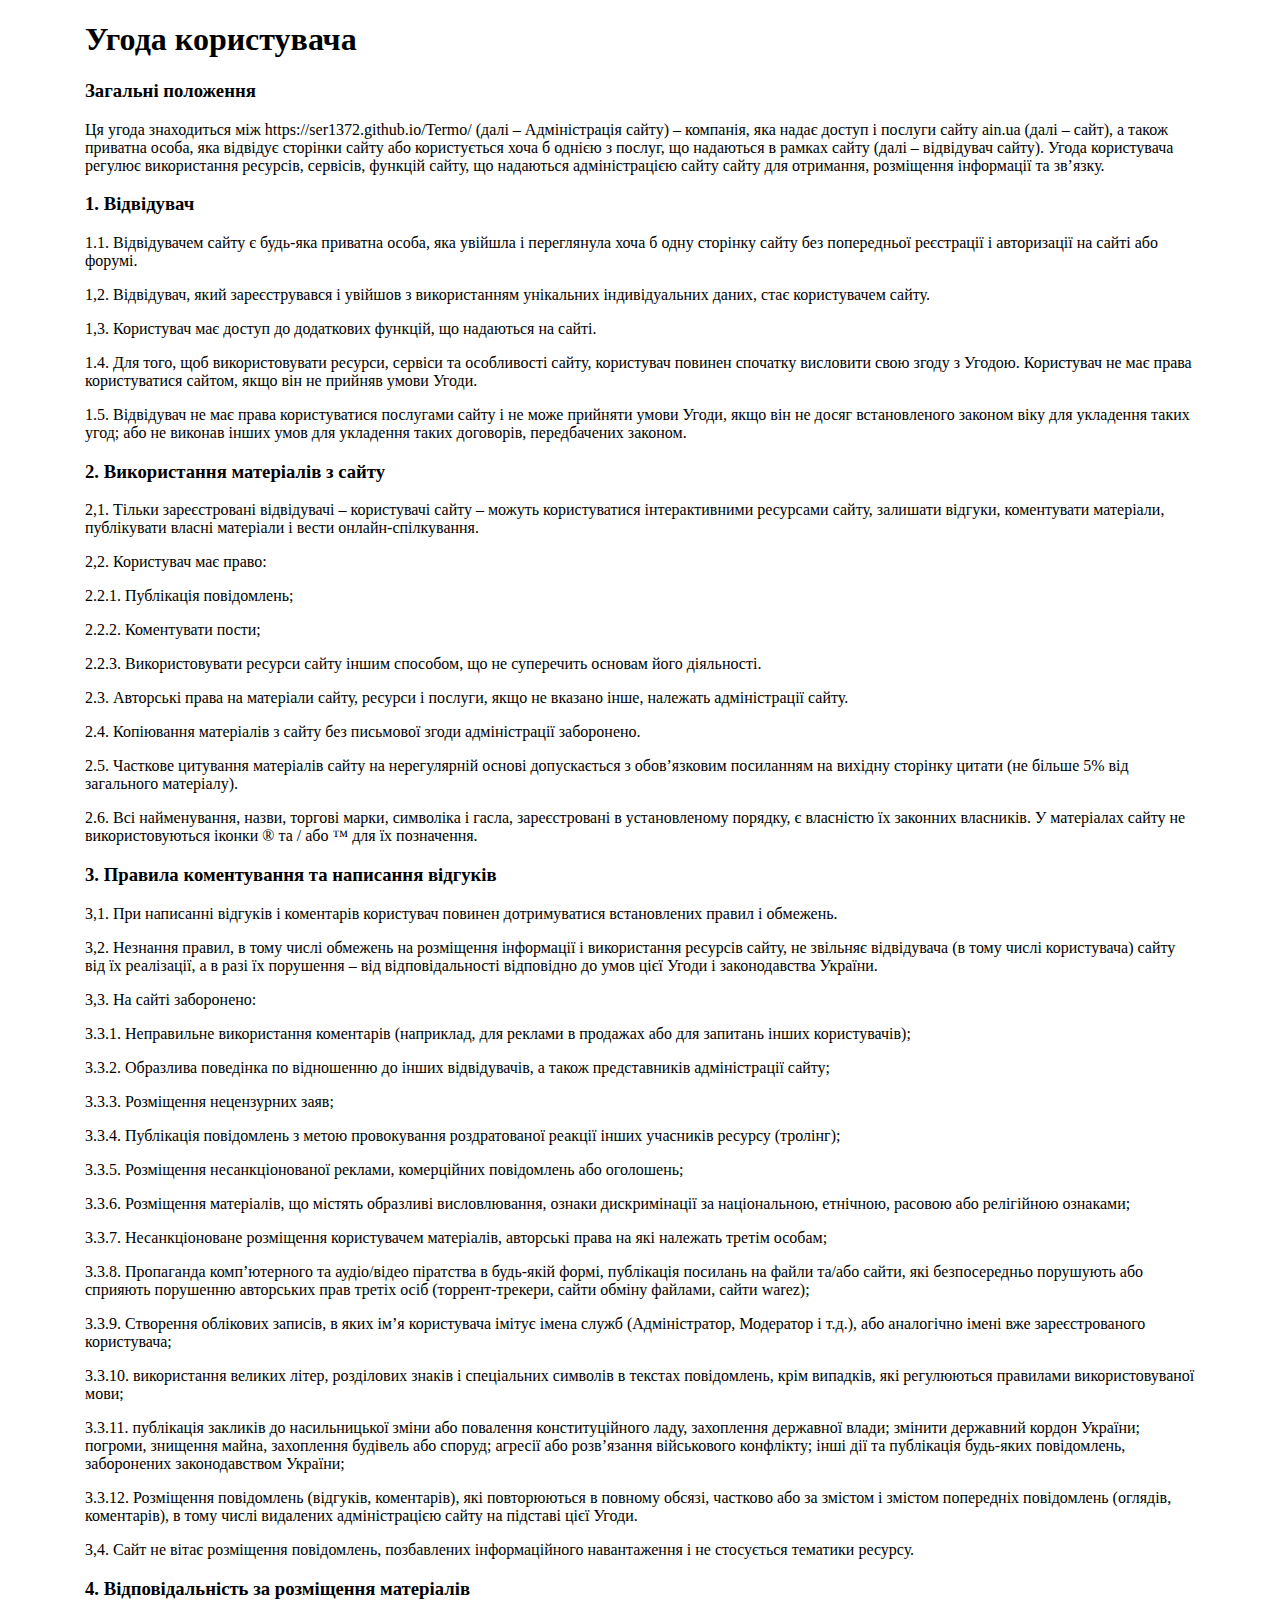
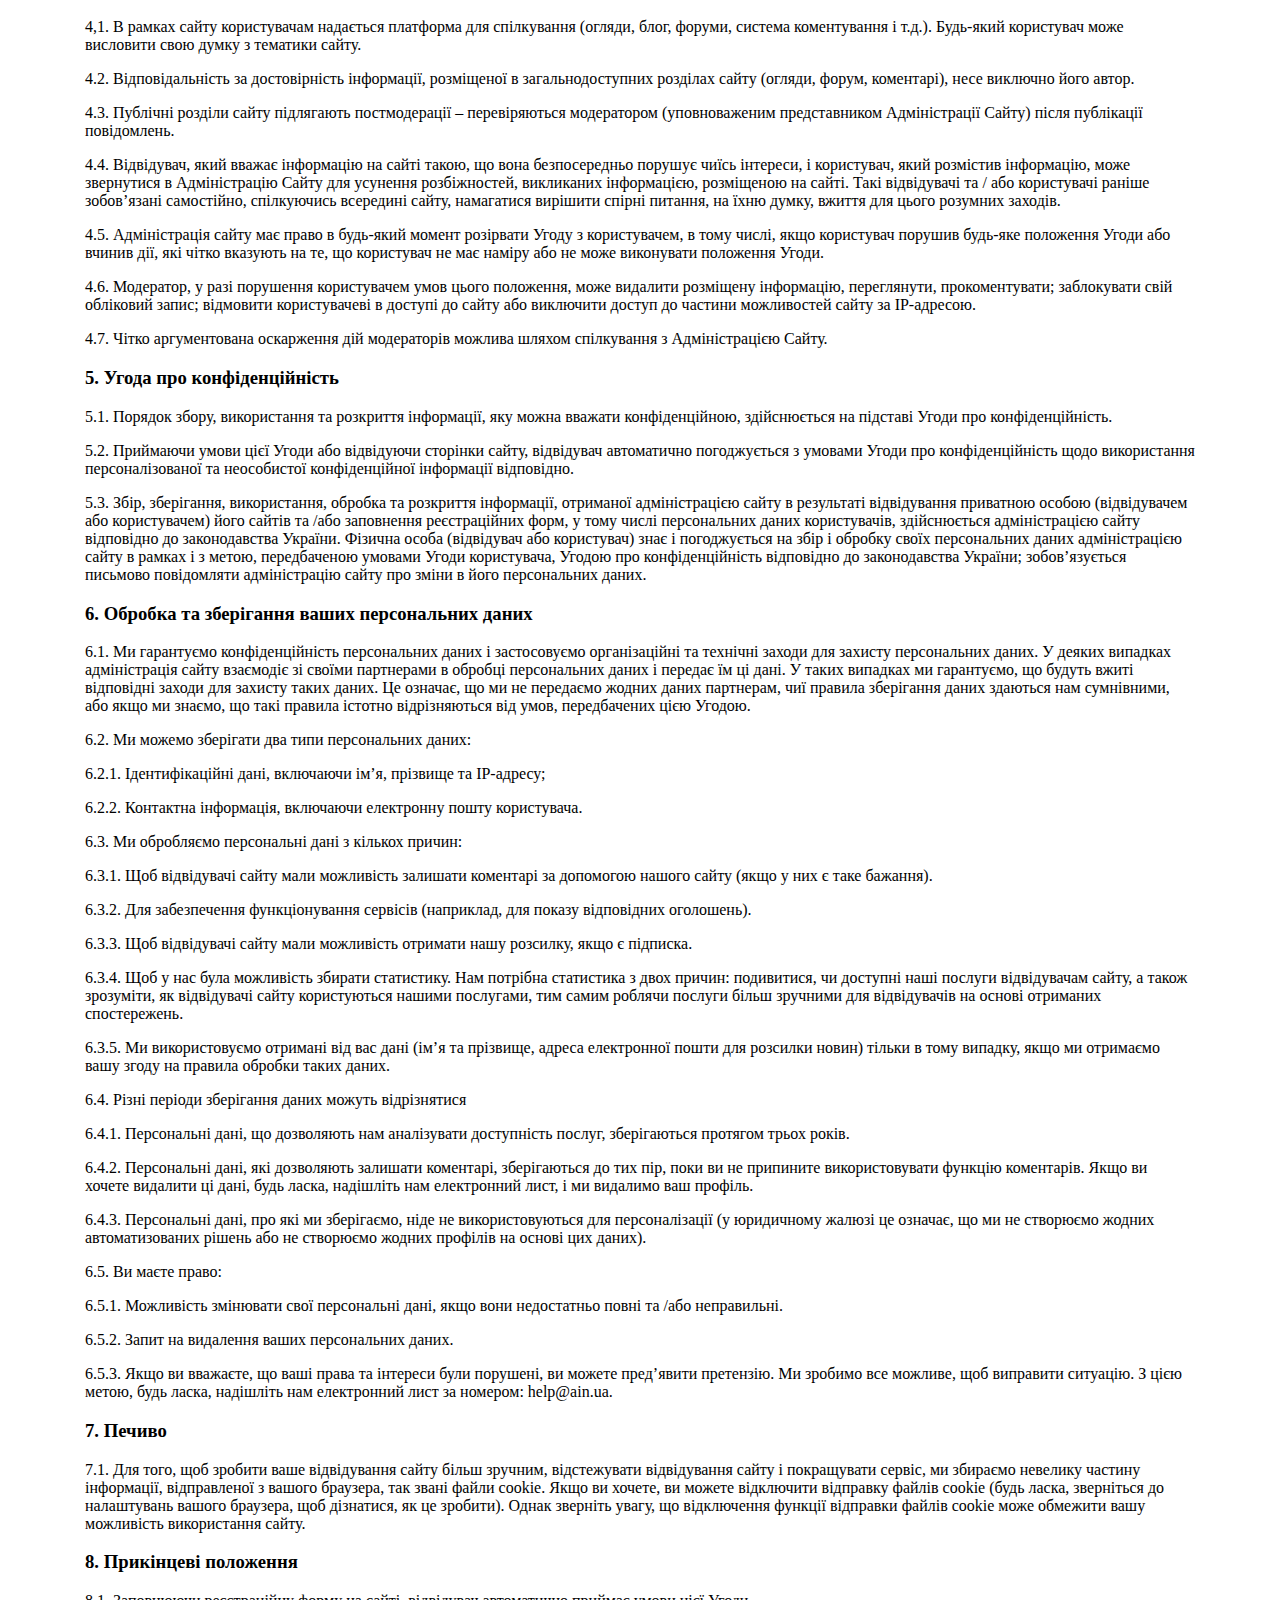
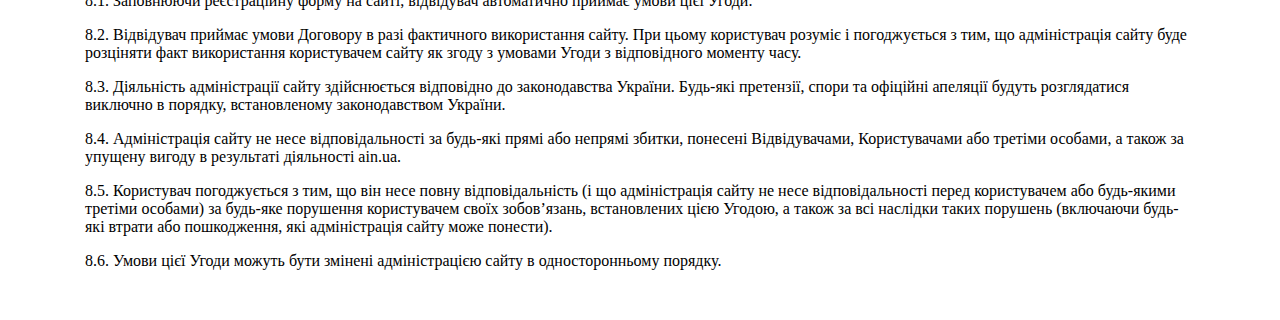
<file: terms/index.php.html>
﻿<!DOCTYPE html>
<html lang="ua">

<head>
    <meta charset="UTF-8">
    <meta http-equiv="X-UA-Compatible" content="IE=edge">
    <meta name="viewport" content="width=device-width, initial-scale=1.0">
    <title>Договір публічної оферти</title>
    <link rel="stylesheet" href="../ajax/libs/bootstrap/4.6.1/css/bootstrap-grid.min.css" integrity="sha512-Xj2sd25G+JgJYwo0cvlGWXoUekbLg5WvW+VbItCMdXrDoZRWcS/d40ieFHu77vP0dF5PK+cX6TIp+DsPfZomhw==" crossorigin="anonymous" referrerpolicy="no-referrer">
</head>

<body>
    <main>
        <div class="container">
        <h1>Угода користувача</h1>
<h3>Загальні положення</h3>
<p>Ця угода знаходиться між https://ser1372.github.io/Termo/ (далі &ndash; Адміністрація сайту) &ndash; компанія, яка надає доступ і послуги сайту ain.ua (далі &ndash; сайт), а також приватна особа, яка відвідує сторінки сайту або користується хоча б однією з послуг, що надаються в рамках сайту (далі &ndash; відвідувач сайту). Угода користувача регулює використання ресурсів, сервісів, функцій сайту, що надаються адміністрацією сайту сайту для отримання, розміщення інформації та зв&rsquo;язку.</p>
<h3>1. Відвідувач</h3>
<p>1.1. Відвідувачем сайту є будь-яка приватна особа, яка увійшла і переглянула хоча б одну сторінку сайту без попередньої реєстрації і авторизації на сайті або форумі.</p>
<p>1,2. Відвідувач, який зареєструвався і увійшов з використанням унікальних індивідуальних даних, стає користувачем сайту.</p>
<p>1,3. Користувач має доступ до додаткових функцій, що надаються на сайті.</p>
<p>1.4. Для того, щоб використовувати ресурси, сервіси та особливості сайту, користувач повинен спочатку висловити свою згоду з Угодою. Користувач не має права користуватися сайтом, якщо він не прийняв умови Угоди.</p>
<p>1.5. Відвідувач не має права користуватися послугами сайту і не може прийняти умови Угоди, якщо він не досяг встановленого законом віку для укладення таких угод; або не виконав інших умов для укладення таких договорів, передбачених законом.</p>
<h3>2. Використання матеріалів з сайту</h3>
<p>2,1. Тільки зареєстровані відвідувачі &ndash; користувачі сайту &ndash; можуть користуватися інтерактивними ресурсами сайту, залишати відгуки, коментувати матеріали, публікувати власні матеріали і вести онлайн-спілкування.</p>
<p>2,2. Користувач має право:</p>
<p>2.2.1. Публікація повідомлень;</p>
<p>2.2.2. Коментувати пости;</p>
<p>2.2.3. Використовувати ресурси сайту іншим способом, що не суперечить основам його діяльності.</p>
<p>2.3. Авторські права на матеріали сайту, ресурси і послуги, якщо не вказано інше, належать адміністрації сайту.</p>
<p>2.4. Копіювання матеріалів з сайту без письмової згоди адміністрації заборонено.</p>
<p>2.5. Часткове цитування матеріалів сайту на нерегулярній основі допускається з обов&rsquo;язковим посиланням на вихідну сторінку цитати (не більше 5% від загального матеріалу).</p>
<p>2.6. Всі найменування, назви, торгові марки, символіка і гасла, зареєстровані в установленому порядку, є власністю їх законних власників. У матеріалах сайту не використовуються іконки &reg; та / або &trade; для їх позначення.</p>
<h3>3. Правила коментування та написання відгуків</h3>
<p>3,1. При написанні відгуків і коментарів користувач повинен дотримуватися встановлених правил і обмежень.</p>
<p>3,2. Незнання правил, в тому числі обмежень на розміщення інформації і використання ресурсів сайту, не звільняє відвідувача (в тому числі користувача) сайту від їх реалізації, а в разі їх порушення &ndash; від відповідальності відповідно до умов цієї Угоди і законодавства України.</p>
<p>3,3. На сайті заборонено:</p>
<p>3.3.1. Неправильне використання коментарів (наприклад, для реклами в продажах або для запитань інших користувачів);</p>
<p>3.3.2. Образлива поведінка по відношенню до інших відвідувачів, а також представників адміністрації сайту;</p>
<p>3.3.3. Розміщення нецензурних заяв;</p>
<p>3.3.4. Публікація повідомлень з метою провокування роздратованої реакції інших учасників ресурсу (тролінг);</p>
<p>3.3.5. Розміщення несанкціонованої реклами, комерційних повідомлень або оголошень;</p>
<p>3.3.6. Розміщення матеріалів, що містять образливі висловлювання, ознаки дискримінації за національною, етнічною, расовою або релігійною ознаками;</p>
<p>3.3.7. Несанкціоноване розміщення користувачем матеріалів, авторські права на які належать третім особам;</p>
<p>3.3.8. Пропаганда комп&rsquo;ютерного та аудіо/відео піратства в будь-якій формі, публікація посилань на файли та/або сайти, які безпосередньо порушують або сприяють порушенню авторських прав третіх осіб (торрент-трекери, сайти обміну файлами, сайти warez);</p>
<p>3.3.9. Створення облікових записів, в яких ім&rsquo;я користувача імітує імена служб (Адміністратор, Модератор і т.д.), або аналогічно імені вже зареєстрованого користувача;</p>
<p>3.3.10. використання великих літер, розділових знаків і спеціальних символів в текстах повідомлень, крім випадків, які регулюються правилами використовуваної мови;</p>
<p>3.3.11. публікація закликів до насильницької зміни або повалення конституційного ладу, захоплення державної влади; змінити державний кордон України; погроми, знищення майна, захоплення будівель або споруд; агресії або розв&rsquo;язання військового конфлікту; інші дії та публікація будь-яких повідомлень, заборонених законодавством України;</p>
<p>3.3.12. Розміщення повідомлень (відгуків, коментарів), які повторюються в повному обсязі, частково або за змістом і змістом попередніх повідомлень (оглядів, коментарів), в тому числі видалених адміністрацією сайту на підставі цієї Угоди.</p>
<p>3,4. Сайт не вітає розміщення повідомлень, позбавлених інформаційного навантаження і не стосується тематики ресурсу.</p>
<h3>4. Відповідальність за розміщення матеріалів</h3>
<p>4,1. В рамках сайту користувачам надається платформа для спілкування (огляди, блог, форуми, система коментування і т.д.). Будь-який користувач може висловити свою думку з тематики сайту.</p>
<p>4.2. Відповідальність за достовірність інформації, розміщеної в загальнодоступних розділах сайту (огляди, форум, коментарі), несе виключно його автор.</p>
<p>4.3. Публічні розділи сайту підлягають постмодерації &ndash; перевіряються модератором (уповноваженим представником Адміністрації Сайту) після публікації повідомлень.</p>
<p>4.4. Відвідувач, який вважає інформацію на сайті такою, що вона безпосередньо порушує чиїсь інтереси, і користувач, який розмістив інформацію, може звернутися в Адміністрацію Сайту для усунення розбіжностей, викликаних інформацією, розміщеною на сайті. Такі відвідувачі та / або користувачі раніше зобов&rsquo;язані самостійно, спілкуючись всередині сайту, намагатися вирішити спірні питання, на їхню думку, вжиття для цього розумних заходів.</p>
<p>4.5. Адміністрація сайту має право в будь-який момент розірвати Угоду з користувачем, в тому числі, якщо користувач порушив будь-яке положення Угоди або вчинив дії, які чітко вказують на те, що користувач не має наміру або не може виконувати положення Угоди.</p>
<p>4.6. Модератор, у разі порушення користувачем умов цього положення, може видалити розміщену інформацію, переглянути, прокоментувати; заблокувати свій обліковий запис; відмовити користувачеві в доступі до сайту або виключити доступ до частини можливостей сайту за IP-адресою.</p>
<p>4.7. Чітко аргументована оскарження дій модераторів можлива шляхом спілкування з Адміністрацією Сайту.</p>
<h3>5. Угода про конфіденційність</h3>
<p>5.1. Порядок збору, використання та розкриття інформації, яку можна вважати конфіденційною, здійснюється на підставі Угоди про конфіденційність.</p>
<p>5.2. Приймаючи умови цієї Угоди або відвідуючи сторінки сайту, відвідувач автоматично погоджується з умовами Угоди про конфіденційність щодо використання персоналізованої та неособистої конфіденційної інформації відповідно.</p>
<p>5.3. Збір, зберігання, використання, обробка та розкриття інформації, отриманої адміністрацією сайту в результаті відвідування приватною особою (відвідувачем або користувачем) його сайтів та /або заповнення реєстраційних форм, у тому числі персональних даних користувачів, здійснюється адміністрацією сайту відповідно до законодавства України. Фізична особа (відвідувач або користувач) знає і погоджується на збір і обробку своїх персональних даних адміністрацією сайту в рамках і з метою, передбаченою умовами Угоди користувача, Угодою про конфіденційність відповідно до законодавства України; зобов&rsquo;язується письмово повідомляти адміністрацію сайту про зміни в його персональних даних.</p>
<h3>6. Обробка та зберігання ваших персональних даних</h3>
<p>6.1. Ми гарантуємо конфіденційність персональних даних і застосовуємо організаційні та технічні заходи для захисту персональних даних. У деяких випадках адміністрація сайту взаємодіє зі своїми партнерами в обробці персональних даних і передає їм ці дані. У таких випадках ми гарантуємо, що будуть вжиті відповідні заходи для захисту таких даних. Це означає, що ми не передаємо жодних даних партнерам, чиї правила зберігання даних здаються нам сумнівними, або якщо ми знаємо, що такі правила істотно відрізняються від умов, передбачених цією Угодою.</p>
<p>6.2. Ми можемо зберігати два типи персональних даних:</p>
<p>6.2.1. Ідентифікаційні дані, включаючи ім&rsquo;я, прізвище та IP-адресу;</p>
<p>6.2.2. Контактна інформація, включаючи електронну пошту користувача.</p>
<p>6.3. Ми обробляємо персональні дані з кількох причин:</p>
<p>6.3.1. Щоб відвідувачі сайту мали можливість залишати коментарі за допомогою нашого сайту (якщо у них є таке бажання).</p>
<p>6.3.2. Для забезпечення функціонування сервісів (наприклад, для показу відповідних оголошень).</p>
<p>6.3.3. Щоб відвідувачі сайту мали можливість отримати нашу розсилку, якщо є підписка.</p>
<p>6.3.4. Щоб у нас була можливість збирати статистику. Нам потрібна статистика з двох причин: подивитися, чи доступні наші послуги відвідувачам сайту, а також зрозуміти, як відвідувачі сайту користуються нашими послугами, тим самим роблячи послуги більш зручними для відвідувачів на основі отриманих спостережень.</p>
<p>6.3.5. Ми використовуємо отримані від вас дані (ім&rsquo;я та прізвище, адреса електронної пошти для розсилки новин) тільки в тому випадку, якщо ми отримаємо вашу згоду на правила обробки таких даних.</p>
<p>6.4. Різні періоди зберігання даних можуть відрізнятися</p>
<p>6.4.1. Персональні дані, що дозволяють нам аналізувати доступність послуг, зберігаються протягом трьох років.</p>
<p>6.4.2. Персональні дані, які дозволяють залишати коментарі, зберігаються до тих пір, поки ви не припините використовувати функцію коментарів. Якщо ви хочете видалити ці дані, будь ласка, надішліть нам електронний лист, і ми видалимо ваш профіль.</p>
<p>6.4.3. Персональні дані, про які ми зберігаємо, ніде не використовуються для персоналізації (у юридичному жалюзі це означає, що ми не створюємо жодних автоматизованих рішень або не створюємо жодних профілів на основі цих даних).</p>
<p>6.5. Ви маєте право:</p>
<p>6.5.1. Можливість змінювати свої персональні дані, якщо вони недостатньо повні та /або неправильні.</p>
<p>6.5.2. Запит на видалення ваших персональних даних.</p>
<p>6.5.3. Якщо ви вважаєте, що ваші права та інтереси були порушені, ви можете пред&rsquo;явити претензію. Ми зробимо все можливе, щоб виправити ситуацію. З цією метою, будь ласка, надішліть нам електронний лист за номером:&nbsp;help@ain.ua.</p>
<h3>7. Печиво</h3>
<p>7.1. Для того, щоб зробити ваше відвідування сайту більш зручним, відстежувати відвідування сайту і покращувати сервіс, ми збираємо невелику частину інформації, відправленої з вашого браузера, так звані файли cookie. Якщо ви хочете, ви можете відключити відправку файлів cookie (будь ласка, зверніться до налаштувань вашого браузера, щоб дізнатися, як це зробити). Однак зверніть увагу, що відключення функції відправки файлів cookie може обмежити вашу можливість використання сайту.</p>
<h3>8. Прикінцеві положення</h3>
<p>8.1. Заповнюючи реєстраційну форму на сайті, відвідувач автоматично приймає умови цієї Угоди.</p>
<p>8.2. Відвідувач приймає умови Договору в разі фактичного використання сайту. При цьому користувач розуміє і погоджується з тим, що адміністрація сайту буде розціняти факт використання користувачем сайту як згоду з умовами Угоди з відповідного моменту часу.</p>
<p>8.3. Діяльність адміністрації сайту здійснюється відповідно до законодавства України. Будь-які претензії, спори та офіційні апеляції будуть розглядатися виключно в порядку, встановленому законодавством України.</p>
<p>8.4. Адміністрація сайту не несе відповідальності за будь-які прямі або непрямі збитки, понесені Відвідувачами, Користувачами або третіми особами, а також за упущену вигоду в результаті діяльності ain.ua.</p>
<p>8.5. Користувач погоджується з тим, що він несе повну відповідальність (і що адміністрація сайту не несе відповідальності перед користувачем або будь-якими третіми особами) за будь-яке порушення користувачем своїх зобов&rsquo;язань, встановлених цією Угодою, а також за всі наслідки таких порушень (включаючи будь-які втрати або пошкодження, які адміністрація сайту може понести).</p>
<p>8.6. Умови цієї Угоди можуть бути змінені адміністрацією сайту в односторонньому порядку.</p>
<p><br></p>
        </div>
    </main>
</body>

</html>
</file>
<file: css/styles.css>
/* styles */

body {
	min-width: 480px;
	background: #ddd;
	font-family: 'Montserrat', sans-serif;
	font-weight: 400;
	font-size: 15px;
	line-height: 22px;
	color: #222;
	cursor: default;
}

.main_wrapper {
	margin: 0 auto;
	width: 480px;
	background: #fff;
}

.clearfix:after {
	content: "";
	display: block;
	clear: both;
}

img {
	max-width: 100%;
	height: auto;
}

b {
	font-weight: 700;
}

/* button */

.button {
	display: block;
	margin: 10px auto;
	width: 350px;
	height: 80px;
	border: none;
	-webkit-border-radius: 40px;
	-moz-border-radius: 40px;
	border-radius: 40px;
	background: #f66624;
	-webkit-box-shadow: 0 0 0 10px #f6662438;
	-moz-box-shadow: 0 0 0 10px #f6662438;
	box-shadow: 0 0 0 10px #f6662438;
	font-family: 'Montserrat', sans-serif;
	font-weight: 700;
	font-size: 26px;
	line-height: 80px;
	color: #fff;
	text-decoration: none;
	text-align: center;
	cursor: pointer;
}

.bg_icon {
	background: #f66624;
	width: 44px;
	height: 52px;
	display: block;
    position: absolute;
    top: 50%;
    margin-top: -25px;
    left: 50%;
    margin-left: -23px;
}
.bg_icon:before {
	content: "";
	content: "";
    border: 12px solid transparent;
    border-right: 3px solid #f66624;
    border-bottom: 40px solid #f66624;
    position: absolute;
    left: -15px;
}

.bg_icon:after {
	content: "";
	border: 12px solid transparent;
    border-left: 3px solid #f66624;
    border-top: 40px solid #f66624;
    position: absolute;
    left: 44px;
}

/* section */

section {
	padding: 30px 0;
}

.yellow_theme {
	background: #f5ca16;
}

.dark_theme {
	background: #222;
	color: #fff;
}

.gray_theme {
	background: #ebebeb;
}

/* titles */

h2.title {
	margin: 0 0 30px;
	font-weight: 700;
	font-size: 27px;
	line-height: 38px;
	text-transform: uppercase;
}

h2.title:after {
	display: block;
	content: '';
	margin: 15px 0 0;
	width: 62px;
	height: 5px;
	background: url("../images/separator_red.png") center no-repeat;
}

h2.title span {
	color: #f66624;
	white-space: nowrap;
}

.dark_theme h2.title span {
	color: #f5ca16;
}

/* separator */

.separator {
	width: 62px;
	height: 5px;
	background: url("../separator_.html#e34420.png") center no-repeat;
}

.separator.white {
	background-image: url("../images/separator_white.png");
}

/* image */

section .image {
	display: block;
	margin: 0 auto 30px;
}

/* offer */

.offer_section {
	padding: 0;
}

.offer_section.offer1 {
	background: #222;
}

.offer_section.offer2 {
	background: #222;
}

.offer_section .main_title {
	padding: 10px 20px;
	font-weight: 700;
	font-size: 19px;
	line-height: 32px;
	text-align: center;
}
.offer_section .main_title span {
	font-size: 30px;
	display: block;
}

.offer_section.offer1 .main_title {
	background: #f5ca16;
}

.offer_section.offer2 .main_title, 
.offer_section.offer3 .main_title {
	background: #f66624;
	color: #fff;
}

.offer_section .info_block {
	position: relative;
}

.offer_section .info_block img {
	display: block; 
	padding-top: 40px; /* отступ чтобы не нужно было добавлять главной картинке сверху белый фон */
}

.offer_section .info_block .subtitle {
	padding: 8px 20px 8px;
	width: 100%;
	font-weight: 700;
	font-size: 16px;
	line-height: 18px;
	text-transform: uppercase;
	text-align: center;
	position: absolute;
	top: 0;
	left: 0;
}

.offer_section.offer1 .info_block .subtitle, 
.offer_section.offer2 .info_block .subtitle {
	background: rgba(34,34,34,0.8);
	-webkit-box-shadow: 0 1px 0 rgba(255, 255, 255, 0.17);
	-moz-box-shadow: 0 1px 0 rgba(255, 255, 255, 0.17);
	box-shadow: 0 1px 0 rgba(255, 255, 255, 0.17);
	color: #fff;
}

.offer_section.offer3 .info_block .subtitle {
	background:#e2e2e2;
}

.offer_section .info_block .discount {
	width: 112px;
	height: 112px;
	background: center no-repeat;
	font-weight: 700;
	font-size: 13px;
	line-height: 13px;
	text-transform: uppercase;
	position: absolute;
	top: 40px;
	right: 0;
}

.offer_section.offer1 .info_block .discount {
	background-image: url("../images/offer1__discount_bg.png");
	color: #fff;
}

.offer_section.offer3 .info_block .discount {
	background-image: url("../images/offer3__discount_bg.png");
}

.offer_section .info_block .discount b {
	display: block;
	width: 100px;
	-webkit-transform: rotate(45deg);
	-moz-transform: rotate(45deg);
	-ms-transform: rotate(45deg);
	-o-transform: rotate(45deg);
	transform: rotate(45deg);
	white-space: nowrap;
	position: absolute;
	top: 42px;
	left: 21px;
}

.offer_section.offer1 .price_block {
	margin: -42px 0 25px;
}

.offer_section.offer1 .price_old {
	float: left;
	padding: 15px 0 0 15px;
	width: 160px;
	height: 84px;
	background: #f66624;
	color: #fff;
	position: relative;
}

.offer_section.offer1 .price_old:before {
	display: block;
	content: '';
	border-right: 50px solid rgba(255,255,255,0);
	border-bottom: 84px solid #f66624;
	position: absolute;
	top: 0;
	right: -50px;
}

.offer_section.offer1 .price_old .text {
	margin: 0 0 2px;
	font-size: 14px;
}

.offer_section.offer1 .price_old .value {
	font-weight: 700;
	font-size: 26px;
	line-height: 26px;
	text-decoration: line-through;
}

.offer_section.offer1 .price_new {
	float: left;
	margin: 14px 0 0 16px;
	width: 130px;
	height: 56px;
	background: #f5ca16;
	font-weight: 700;
	font-size: 24px;
	line-height: 56px;
	text-align: center;
	position: relative;
}

.offer_section.offer1 .price_new:before, 
.offer_section.offer1 .price_new:after {
	display: block;
	content: '';
	position: absolute;
	top: 0;
}

.offer_section.offer1 .price_new:before {
	border-left: 34px solid rgba(255,255,255,0);
	border-top: 56px solid #f5ca16;
	left: -34px;
}

.offer_section.offer1 .price_new:after {
	border-right: 34px solid rgba(255,255,255,0);
	border-bottom: 56px solid #f5ca16;
	right: -34px;
	z-index: 10;
}

.offer_section.offer1 .price_new span {
	position: relative;
	z-index: 99;
}

.offer_section.offer1 .timer {
	float: left;
	margin: 27px 0 0;
	padding: 0 0 0 62px;
	width: 174px;
	height: 30px;
	background: rgba(255,255,255,0.2) url("../images/offer1__timer_arrows.png") 30px center no-repeat;
	line-height: 32px;
	color: #fff;
	position: relative;
}

.offer_section.offer2 .price_block {
	margin: 0 0 34px;
	position: relative;
}

.offer_section.offer2 .price_item {
	float: left;
	width: 50%;
	height: 74px;
	text-align: center;
}

.offer_section.offer2 .price_item.old {
	padding: 13px 65px 0 0;
	background: #ebebeb;
}

.offer_section.offer2 .price_item.new {
	padding: 13px 0 0 65px;
	background: #f5ca16;
}

.offer_section.offer2 .price_item .text {
	margin: 0 0 5px;
	font-size: 14px;
	line-height: 14px;
}

.offer_section.offer2 .price_item .value {
	font-weight: 700;
	font-size: 30px;
	line-height: 30px;
}

.offer_section.offer2 .price_item.old .value {
	text-decoration: line-through;
}

.offer_section.offer2 .discount {
	padding: 19px 0 0 46px;
	width: 176px;
	height: 92px;
	background: url("../images/offer2__discount_bg.png") center no-repeat;
	color: #fff;
	position: absolute;
	top: -9px;
	left: 50%;
	margin-left: -88px;
}

.offer_section.offer2 .discount .text {
	margin: 0 0 5px;
	font-size: 18px;
	line-height: 18px;
	letter-spacing: 8px;
	text-transform: uppercase;
}

.offer_section.offer2 .discount .value {
	margin: 0 0 0 5px;
	font-weight: 700;
	font-size: 34px;
	line-height: 34px;
}

.offer_section.offer3 .price_block {
	margin: -30px 0 25px;
	padding: 0 75px;
	height: 80px;
	position: relative;
}

.offer_section.offer3 .price_block:before {
	display: block;
	content: '';
	width: 75px;
	height: 34px;
	background: #f5ca16;
	position: absolute;
	top: 50%;
	margin-top: -17px;
	left: 0;
}

.offer_section.offer3 .price_block:after {
	display: block;
	content: '';
	width: 53px;
	border-top: 34px solid #f5ca16;
	border-left: 22px solid rgba(255,255,255,0);
	position: absolute;
	top: 50%;
	margin-top: -17px;
	right: 0;
}

.offer_section.offer3 .price_item {
	float: left;
	width: 50%;
	height: 80px;
	color: #fff;
	position: relative;
}

.offer_section.offer3 .price_item.old {
	padding: 17px 0 0 17px;
	background: #222;
}

.offer_section.offer3 .price_item.new {
	padding: 17px 0 0 37px;
	background: #f66624;
}

.offer_section.offer3 .price_item.old:before {
	display: block;
	content: '';
	border-left: 44px solid rgba(255,255,255,0);
	border-top: 80px solid #222;
	position: absolute;
	top: 0;
	left: -44px;
}

.offer_section.offer3 .price_item.old:after {
	display: block;
	content: '';
	border-left: 44px solid #222;
	border-top: 80px solid #f66624	;
	position: absolute;
	top: 0;
	right: -22px;
	z-index: 10;
}

.offer_section.offer3 .price_item.new:before {
	display: block;
	content: '';
	border-right: 44px solid rgba(255,255,255,0);
	border-bottom: 80px solid #f66624;
	position: absolute;
	top: 0;
	right: -44px;
	z-index: 999;
}

.offer_section.offer3 .price_item .text {
	margin: 0 0 5px;
	font-size: 16px;
	line-height: 14px;
	position: relative;
	z-index: 99;
}

.offer_section.offer3 .price_item .value {
	font-weight: 700;
	font-size: 28px;
	line-height: 26px;
	position: relative;
	z-index: 99;
}



.offer_section ul {
	padding: 0 55px 25px;
}

.offer_section ul li {
	margin: 0 0 15px;
	padding: 0 0 0 25px;
	color: #fff;
	position: relative;
}

.offer_section ul li:last-child {
	margin: 0;
}

.offer_section.offer1 ul li:before {
	-webkit-box-sizing: border-box;
	-moz-box-sizing: border-box;
	box-sizing: border-box;
	display: block;
	content: '';
	width: 12px;
	height: 12px;
	border: 1px solid #f5ca16;
	background: #f5ca16;
	-webkit-box-shadow: 0 0 0 2px #222 inset;
	-moz-box-shadow: 0 0 0 2px #222 inset;
	box-shadow: 0 0 0 2px #222 inset;
	position: absolute;
	top: 4px;
	left: 0;
}

.offer_section.offer2 ul li:before {
	-webkit-box-sizing: border-box;
	-moz-box-sizing: border-box;
	box-sizing: border-box;
	display: block;
	content: '';
	border-top: 8px solid #f5ca16;
	border-left: 8px solid rgba(255,255,255,0);
	border-right: 8px solid rgba(255,255,255,0);
	-webkit-transform: rotate(30deg);
	-moz-transform: rotate(30deg);
	-ms-transform: rotate(30deg);
	-o-transform: rotate(30deg);
	transform: rotate(30deg);
	position: absolute;
	top: 8px;
	left: -2px;
}

.offer_section .benefits_block {
	margin: 0 auto 25px;
	width: 450px;
	font-size: 13px;
	line-height: 16px;
}

.offer_section .benefits_block .benefit_item {
	float: left;
	padding: 0 5px;
	width: 33.333333%;
	text-align: center;
    color:#222;
}

.offer_section .benefits_block img {
	display: block;
	margin: 0 auto 10px;
	-webkit-border-radius: 5px;
	-moz-border-radius: 5px;
	border-radius: 5px;
}

.offer_section .timer_block {
	margin: 0 0 35px;
	padding: 20px;
	text-transform: uppercase;
	text-align: center;
}

.offer_section.order .timer_block {
	margin: 0 0 25px;
}

.offer_section.offer2 .timer_block {
	border-top: 1px dashed rgba(255,255,255,0.1);
	border-bottom: 1px dashed rgba(255,255,255,0.1);
	background: #292929;
	color: #999;
}

.offer_section.offer3 .timer_block {
	border-top: 1px dashed rgba(0,0,0,0.1);
	border-bottom: 1px dashed rgba(0,0,0,0.1);
	background: #f4f4f4;
}

.offer_section .timer_block p {
	margin: 0 0 15px;
	font-size: 16px;
	line-height: 16px;
}

.offer_section .timer_block .timer {
	margin: 0 auto;
	width: 370px;
}

.offer_section .timer_block .timer_item {
	float: left;
	margin: 0 35px 0 0;
	width: 100px;
}

.offer_section .timer_block .timer_item:last-child {
	margin: 0;
}

.offer_section .timer_block .count {
	margin: 0 0 10px;
	height: 60px;
}

.offer_section .timer_block .count span {
	display: block;
	float: left;
	margin: 0 8px 0 0;
	width: 46px;
	height: 60px;
	background: #f5ca16;
	font-weight: 700;
	font-size: 36px;
	line-height: 60px;
	color: #222;
}

.offer_section .timer_block .count span:last-child {
	margin: 0;
}

.offer_section .timer_block .text {
	font-size: 13px;
	line-height: 13px;
}

.offer_section .products_count {
	padding: 25px;
	font-size: 16px;
	line-height: 24px;
	color: #fff;
	text-align: center;
}

.offer_section.offer3 .products_count {
	color: #222;
}

.offer_section .products_count b {
	margin: 0 4px;
	padding: 3px 6px;
	background: #f5ca16;
	font-size: 18px;
	color: #222;
}

.offer_section.order .text_block {
	margin: 0 55px 25px;
	text-align: center;
}

.offer_section.order .text_block h4 {
	margin: 0 0 10px;
	font-weight: 700;
	font-size: 26px;
	line-height: 32px;
	color: #fff;
}

.offer_section.order .text_block p {
	color: #999;
}

.offer_section .field {
	display: block;
	margin: 0 auto 20px;
	padding: 0 20px 0 62px;
	width: 370px;
	height: 72px;
	border: none;
	-webkit-border-radius: 5px;
	-moz-border-radius: 5px;
	border-radius: 5px;
	font-family: 'Montserrat', sans-serif;
	font-weight: 400;
	font-size: 16px;
	color: #777;
}
select, input {
    -webkit-appearance: none;
    -moz-appearance: none;
    appearance: none;
    outline: none;
}
select[name="comment"] {
    display: block;
    width: 370px;
	height: 72px;
    background-color: #ebebeb;
    border-radius: 5px;
    -webkit-border-radius: 5px;
    border:none;
    margin: 0 auto 20px;
    color:#222;
    font-family: 'Montserrat', sans-serif;
    font-weight: 400;
    font-size: 16px;
    padding: 0 20px 0 62px;
        border: 1px solid #dedede;
}
select {
  background-image: url("../images/select.png");
  background-repeat: no-repeat;
  background-position: 10px center;
  overflow: hidden;
  /* for FF */
  text-indent: 0.01px; 
  text-overflow: '';
  /* for IE */
  -ms-appearance: none;
  appearance: none!important;
}
select::-ms-expand {
    display: none;
}
.offer_section .field[name='name'] {
	background: #ebebeb url("../images/offer__name_icon.png") 22px center no-repeat;
}

.offer_section .field[name='phone'] {
	margin: 0 auto 35px;
	background: #ebebeb url("../images/offer__phone_icon.png") 20px center no-repeat;
}

.offer_section.offer3 .field {
	border: 1px solid #dedede;
}

.offer_section.offer3 .field[name='name'] {
	background: #f0f0f0 url("../images/offer__name_icon.png") 22px center no-repeat;
}

.offer_section.offer3 .field[name='phone'] {
	margin: 0 auto 35px;
	background: #f0f0f0 url("../images/offer__phone_icon.png") 20px center no-repeat;
}

.offer_section .field::-webkit-input-placeholder {
	opacity: 1;
	color: #777;
}

.offer_section .field:-moz-placeholder {
	opacity: 1;
	color: #777;
}

.offer_section .field::-moz-placeholder {
	opacity: 1;
	color: #777;
}

.offer_section .field:-ms-input-placeholder {
	opacity: 1;
	color: #777;
}

.offer_section .field:focus::-webkit-input-placeholder {
	opacity: 0;
}

.offer_section .field:focus:-moz-placeholder {
	opacity: 0;
}

.offer_section .field:focus::-moz-placeholder {
	opacity: 0;
}

.offer_section .field:focus:-ms-input-placeholder {
	opacity: 0;
}

/* video */

.video_block {
	width: 480px;
	height: 270px;
	background-color: #000;
	overflow: hidden;
	position: relative;
}

.video_block iframe, 
.video_block object, 
.video_block embed {
	display: block;
	width: 100%;
	height: 100%;
	position: absolute;
	top: 0;
	left: 0;
}

/* description */

.description_section {
	padding: 30px 0 15px;
}

.description_section h2.title {
	padding: 0 15px;
}

.description_section p {
	padding: 0 30px 15px;
}

/* social proof */

.social_proof_block {
	padding: 0 30px 30px;
}

.social_proof_block .info_item {
	float: left;
	padding: 20px 0;
	width: 50%;
	border-right: 1px solid #dedede;
	border-bottom: 1px solid #dedede;
}

.social_proof_block .info_item:nth-child(even) {
	border-right: none;
}

.social_proof_block .info_item:nth-last-child(2), 
.social_proof_block .info_item:last-child {
	border-bottom: none;
}

.social_proof_block .info_item .icon_block {
	float: right;
	margin: 0 15px;
	width: 50px;
	height: 50px;
	font-size: 0;
	line-height: 50px;
	letter-spacing: -1px;
	text-align: center;
}

.social_proof_block .info_item:nth-child(even) .icon_block {
	float: left;
}

.social_proof_block .info_item img {
	display: inline-block;
	vertical-align: middle;
	max-height: 50px;
}

.social_proof_block .info_item .text_block {
	float: left;
	margin: -2px 0 0;
	width: 129px;
}

.social_proof_block .info_item:nth-child(odd) .text_block {
	text-align: right;
}

.social_proof_block .info_item .number {
	margin: 0 0 5px;
	font-weight: 700;
	font-size: 34px;
	line-height: 34px;
	color: #f66624;
}

.social_proof_block .info_item .text {
	font-size: 12px;
	line-height: 12px;
	text-transform: uppercase;
}

/* list 1 */

.list1 {
	padding: 0 30px 15px;
	font-size: 0;
	line-height: 0;
	letter-spacing: -1px;
}

.list1 li {
	display: inline-block;
	vertical-align: top;
	margin: 0 20px 15px 0;
	padding: 0 0 0 25px;
	width: 200px;
	font-size: 15px;
	line-height: 22px;
	letter-spacing: normal;
	position: relative;
}

.list1 li:nth-child(even) {
	margin: 0 0 10px;
}

.list1 li:before {
	-webkit-box-sizing: border-box;
	-moz-box-sizing: border-box;
	box-sizing: border-box;
	display: block;
	content: '';
	border-left: 8px solid rgba(255,255,255,0);
	border-right: 8px solid rgba(255,255,255,0);
	-webkit-transform: rotate(30deg);
	-moz-transform: rotate(30deg);
	-ms-transform: rotate(30deg);
	-o-transform: rotate(30deg);
	transform: rotate(30deg);
	position: absolute;
	top: 8px;
	left: -2px;
}

.list1.marker1 li:before {
	border-top: 8px solid #f5ca16;
}

.list1.marker2 li:before {
	border-top: 8px solid #f66624;
}

/* list 2 */

.list2 {
	padding: 0 30px 15px;
}

.list2 li {
	margin: 0 0 15px;
	padding: 0 0 0 25px;
	position: relative;
}

.list2 li:before {
	-webkit-box-sizing: border-box;
	-moz-box-sizing: border-box;
	box-sizing: border-box;
	display: block;
	content: '';
	width: 12px;
	height: 12px;
	-webkit-box-shadow: 0 0 0 2px #fff inset;
	-moz-box-shadow: 0 0 0 2px #fff inset;
	box-shadow: 0 0 0 2px #fff inset;
	position: absolute;
	top: 4px;
	left: 0;
}

.list2.marker1 li:before {
	border: 1px solid #f66624;
	background: #f66624;
}

.list2.marker2 li:before {
	border: 1px solid #f5ca16;
	background: #f5ca16;
}

.list2_section {
	padding: 30px 0 0;
}

.dark_theme .list2 li:before {
	-webkit-box-shadow: 0 0 0 2px #222 inset;
	-moz-box-shadow: 0 0 0 2px #222 inset;
	box-shadow: 0 0 0 2px #222 inset;
}

/* slider */

.slider .owl-prev, 
.slider .owl-next {
	width: 50px;
	height: 36px;
	background: url("../images/slider__arrows.png") no-repeat;
	position: absolute;
	top: 50%;
	margin-top: -18px;
}

.slider .owl-prev {
	background-position: left center;
	left: 20px;
}

.slider .owl-next {
	background-position: right center;
	right: 20px;
}

/* image */

.result_image {
	display: block;
	margin: 0 auto;
}

/* benefits 1 */

.benefits_section {
	padding: 30px 0 0;
}

.benefits_section h2.title {
	padding: 0 30px;
}

.benefits_list1 {
	margin: 0 10px;
	font-size: 0;
	line-height: 0;
	letter-spacing: -1px;
	text-align: center;
}

.benefits_list1 .benefit_item {
	display: inline-block;
	vertical-align: top;
	padding: 0 10px 30px;
	width: 33.333333%;
	font-size: 15px;
	line-height: 22px;
	letter-spacing: normal;
}

.benefits_list1 .benefit_item img {
	display: block;
	margin: 0 auto 15px;
	-webkit-border-radius: 5px;
	-moz-border-radius: 5px;
	border-radius: 5px;
}

.benefits_list1 .benefit_item h4 {
	font-weight: 700;
	font-size: 16px;
	line-height: 24px;
}

/* benefits 2 */

.benefits_list2 {
	margin: 0 10px;
	font-size: 0;
	line-height: 0;
	letter-spacing: -1px;
	text-align: center;
}

.benefits_list2 .benefit_item {
	display: inline-block;
	vertical-align: top;
	padding: 0 10px 30px;
	width: 50%;
	font-size: 15px;
	line-height: 22px;
	letter-spacing: normal;
}

.benefits_list2 .benefit_item img {
	display: block;
	margin: 0 auto 15px;
	-webkit-border-radius: 5px;
	-moz-border-radius: 5px;
	border-radius: 5px;
}

.benefits_list2 .benefit_item h4 {
	font-weight: 700;
	font-size: 16px;
	line-height: 24px;
}

/* benefits 3 */

.benefits_list3 .benefit_item {
	display: table;
	padding: 0 30px 30px;
	width: 100%;
}

.benefits_list3 .image_block {
	display: table-cell;
	vertical-align: top;
	width: 110px;
}

.benefits_list3.va_middle .image_block {
	vertical-align: middle;
}

.benefits_list3 .image_block img {
	display: block;
	width: 110px;
	-webkit-border-radius: 5px;
	-moz-border-radius: 5px;
	border-radius: 5px;
}

.benefits_list3 .text_block {
	display: table-cell;
	vertical-align: top;
	padding: 0 0 0 20px;
}

.benefits_list3.va_middle .text_block {
	vertical-align: middle;
}

.benefits_list3 .text_block h4 {
	font-weight: 700;
	font-size: 16px;
	line-height: 24px;
}

/* benefits 4 */

.components_section {
	padding: 30px;
}

.benefits_list4 .benefit_item {
	margin: 0 auto 30px;
	width: 420px;
	background: #fff;
	-webkit-box-shadow: 0 0 27px rgba(2, 2, 2, 0.1);
	-moz-box-shadow: 0 0 27px rgba(2, 2, 2, 0.1);
	box-shadow: 0 0 27px rgba(2, 2, 2, 0.1);
}

.benefits_list4 .benefit_item:last-child {
	margin: 0;
}

.benefits_list4 .benefit_item img {
	display: block;
}

.benefits_list4 .text_block {
	padding: 25px 30px;
}

.benefits_list4 .text_block h4 {
	margin: 0 0 15px;
	padding: 0 0 0 20px;
	border-left: 4px solid #f66624;
	font-weight: 700;
	font-size: 16px;
	line-height: 24px;
	text-transform: uppercase;
}

/* benefits 5 */

.benefits_list5 {
	background: url("../images/bg_light.jpg");
	overflow: hidden;
}

.benefits_list5.dark {
	background: #222;
}

.benefits_list5 .benefit_item {
	float: left;
	margin: 0 2px 2px 0;
	padding: 29px 15px 0 25px;
	width: 239px;
	height: 239px;
	-webkit-box-shadow: 0 0 0 1px #ebebeb;
	-moz-box-shadow: 0 0 0 1px #ebebeb;
	box-shadow: 0 0 0 1px #ebebeb;
}

.benefits_list5 .benefit_item:nth-child(even) {
	margin: 0 0 2px;
}

.benefits_list5 .benefit_item:nth-last-child(2), 
.benefits_list5 .benefit_item:last-child {
	margin-bottom: 0;
}

.benefits_list5.dark .benefit_item {
	-webkit-box-shadow: 0 0 0 1px #4b4b4b;
	-moz-box-shadow: 0 0 0 1px #4b4b4b;
	box-shadow: 0 0 0 1px #4b4b4b;
	color: #fff;
}

.benefits_list5 .benefit_item img {
	display: block;
}

.benefits_list5 .benefit_item .separator {
	margin: 20px 0 14px;
}

.benefits_list5 .benefit_item h4 {
	font-weight: 700;
	text-transform: uppercase;
}

/* benefits 6 */

.benefits_list6 {
	padding: 20px 0;
	background: #ebebeb;
	overflow: hidden;
}

.benefits_list6 .benefit_item {
	margin: 0 0 20px;
	background: #fff url("../images/bg_light.jpg");
	-webkit-box-shadow: 0 0 20px rgba(2, 2, 2, 0.1);
	-moz-box-shadow: 0 0 20px rgba(2, 2, 2, 0.1);
	box-shadow: 0 0 20px rgba(2, 2, 2, 0.1);
}

.benefits_list6 .benefit_item:last-child {
	margin: 0;
}

.benefits_list6 .benefit_item .text_block {
	float: left;
	padding: 16px 25px 0 25px;
	width: 280px;
}

.benefits_list6 .benefit_item h4 {
	font-weight: 700;
	margin: 0 0 5px;
	font-size: 16px;
	line-height: 24px;
	text-transform: uppercase;
}

.benefits_list6 .benefit_item .image_block {
	float: left;
	width: 200px;
	position: relative;
}

.benefits_list6 .benefit_item img {
	display: block;
}

.benefits_list6 .benefit_item .number {
	width: 30px;
	height: 36px;
	background: #f66624;
	font-weight: 700;
	font-size: 26px;
	line-height: 36px;
	color: #fff;
	text-align: center;
	position: absolute;
	top: 20px;
	left: -15px;
}

.benefits_list6 .benefit_item .number:before, 
.benefits_list6 .benefit_item .number:after {
	display: block;
	content: '';
	position: absolute;
	top: 0;
}

.benefits_list6 .benefit_item .number:before {
	border-top: 36px solid rgba(255,255,255,0);
	border-right: 10px solid #f66624;
	left: -10px;
}

.benefits_list6 .benefit_item .number:after {
	border-bottom: 36px solid rgba(255,255,255,0);
	border-left: 10px solid #f66624;
	right: -10px;
}

/* benefits 7 */

.benefits_list7 .benefit_item {
	background: #222;
    color: #fff;
}



.benefits_list7 .benefit_item img {
	display: block;
	float: left;
	width: 240px;
}

.benefits_list7 .benefit_item:nth-child(even) img {
	float: right;
}

.benefits_list7 .benefit_item .text_block {
	float: left;
	padding: 20px 18px 0;
	width: 240px;
}

.benefits_list7 .benefit_item h4 {
	margin: 0 0 15px;
	padding: 0 0 0 10px;
	border-left: 4px solid #f66624;
	font-weight: 700;
	font-size: 16px;
	line-height: 24px;
	text-transform: uppercase;
}

/* characteristics */

.characteristics_section {
	padding: 30px 0 0;
}

.characteristics_section h2.title {
	padding: 0 30px;
}
.tlt {
    padding: 30px 0 0 30px;
}
.tlt .title {
}
.tlt span {
}
.characteristics__list li {
	padding: 15px 30px 15px 52px;
	text-align: right;
	position: relative;
}
.characteristics__list li p {
    padding-left: 96px;
}

.characteristics__list li:nth-child(odd) {
	background: #f4f4f4;
}

.characteristics__list li:before {
	-webkit-box-sizing: border-box;
	-moz-box-sizing: border-box;
	box-sizing: border-box;
	display: block;
	content: '';
	width: 12px;
	height: 12px;
	border: 1px solid #f66624;
	background: #f66624;
	-webkit-box-shadow: 0 0 0 2px #fff inset;
	-moz-box-shadow: 0 0 0 2px #fff inset;
	box-shadow: 0 0 0 2px #fff inset;
	position: absolute;
	top: 20px;
	left: 30px;
}

.characteristics__list li:nth-child(odd):before {
	-webkit-box-shadow: 0 0 0 2px #f4f4f4 inset;
	-moz-box-shadow: 0 0 0 2px #f4f4f4 inset;
	box-shadow: 0 0 0 2px #f4f4f4 inset;
}

.characteristics__list li b {
	float: left;
}

/* comparison */

.comparison_section {
	padding: 30px 0 0;
}

.comparison_section h2.title {
	padding: 0 30px;
}

.comparison_block .images_block {
	margin: 0 0 15px;
}

.comparison_block .images_block img {
	display: block;
	float: left;
	width: 240px;
}

.comparison_block .titles_block h4 {
	float: left;
	padding: 20px;
	width: 240px;
	font-weight: 700;
	font-size: 16px;
	line-height: 24px;
	text-transform: uppercase;
	text-align: center;
}

.comparison_block .titles_block h4:first-child {
	background: #222;
	color: #fff;
}

.comparison_block .titles_block h4:last-child {
	background: #f5ca16;
}

.comparison_block .row {
	display: table;
	width: 100%;
}

.comparison_block .row:nth-child(odd) {
	background: #f4f4f4;
}

.comparison_block .row .column {
	display: table-cell;
	vertical-align: top;
	padding: 10px 10px 10px 32px;
	width: 50%;
	position: relative;
}

.comparison_block .row .column:first-child {
	border-right: 1px solid #fff;
}

.comparison_block .row .column:last-child {
	border-left: 1px solid #fff;
}

.comparison_block .row .column:before {
	-webkit-box-sizing: border-box;
	-moz-box-sizing: border-box;
	box-sizing: border-box;
	display: block;
	content: '';
	width: 12px;
	height: 12px;
	border: 1px solid #000;
	background: #000;
	-webkit-box-shadow: 0 0 0 2px #fff inset;
	-moz-box-shadow: 0 0 0 2px #fff inset;
	box-shadow: 0 0 0 2px #fff inset;
	position: absolute;
	top: 15px;
	left: 10px;
}

.comparison_block .row .column:last-child:before {
	border: 1px solid #f66624;
	background: #f66624;
}

.comparison_block .row:nth-child(odd) .column:before {
	-webkit-box-shadow: 0 0 0 2px #f4f4f4 inset;
	-moz-box-shadow: 0 0 0 2px #f4f4f4 inset;
	box-shadow: 0 0 0 2px #f4f4f4 inset;
}

/* vote */

.vote_section {
	padding: 30px;
}

.vote_section .vote_block {
	padding: 40px;
	background: #fff;
	-webkit-box-shadow: 0 0 27px rgba(2, 2, 2, 0.1);
	-moz-box-shadow: 0 0 27px rgba(2, 2, 2, 0.1);
	box-shadow: 0 0 27px rgba(2, 2, 2, 0.1);
}

.vote_section .questions_list {
	margin: 0 0 22px;
}

.vote_section .question_item {
	margin: 0 0 20px;
	height: 50px;
	-webkit-border-radius: 25px;
	-moz-border-radius: 25px;
	border-radius: 25px;
	background: #f0f0f0;
	-webkit-box-shadow: 0 0 0 1px #dedede inset;
	-moz-box-shadow: 0 0 0 1px #dedede inset;
	box-shadow: 0 0 0 1px #dedede inset;
	overflow: hidden;
	position: relative;
	cursor: pointer;
}

.vote_section .question_item:last-child {
	margin: 0;
}

.vote_section .question_item .line {
	display: none;
	width: 0%;
	height: 50px;
	position: absolute;
	top: 0;
	left: 0;
}

.vote_section .questions_list.active .question_item .line {
	display: block;
}

.vote_section .question_item:nth-child(1) .line {
	background: #7ac700;
}

.vote_section .question_item:nth-child(2) .line {
	background: #f66624;
}

.vote_section .question_item:nth-child(3) .line {
	background: #f5ca16;
}

.vote_section .question_item .question_text {
	float: left;
	padding: 0 0 0 20px;
	line-height: 50px;
	position: relative;
}

.vote_section .question_item .question_text:before {
	-webkit-box-sizing: border-box;
	-moz-box-sizing: border-box;
	box-sizing: border-box;
	display: inline-block;
	vertical-align: middle;
	content: '';
	margin: -2px 10px 0 -5px;
	width: 18px;
	height: 18px;
	border: 4px solid #fff;
	-webkit-border-radius: 9px;
	-moz-border-radius: 9px;
	border-radius: 9px;
}

.vote_section .questions_list.active .question_item .question_text:before {
	display: none;
}

.vote_section .question_item:nth-child(1) .question_text:before {
	background: #7ac700;
}

.vote_section .question_item:nth-child(2) .question_text:before {
	background: #f66624;
}

.vote_section .question_item:nth-child(3) .question_text:before {
	background: #f5ca16;
}

.vote_section .question_item .percents {
	display: none;
	float: right;
	padding: 0 20px 0 0;
	font-weight: 700;
	line-height: 50px;
	text-align: right;
	position: relative;
}

.vote_section .questions_list.active .question_item .percents {
	display: block;
}

.vote_section .voice_count {
	text-align: center;
}

.vote_section .voice_count b {
	margin: 0 0 0 5px;
	padding: 3px 5px;
	-webkit-border-radius: 2px;
	-moz-border-radius: 2px;
	border-radius: 2px;
	background: #7ac700;
	color: #fff;
}

/* opinion 1 */

.opinion1_section {
	padding: 30px;
	position: relative;
}

.opinion1_section:before {
	display: block;
	content: '';
	border-top: 115px solid #f5ca16;
	border-left: 115px solid rgba(255,255,255,0);
	position: absolute;
	top: 0;
	right: 0;
}

.opinion1_section h2.title {
	margin: 0 60px 30px 0;
}

.opinion1_section .author_block {
	margin: 0 0 20px;
	padding: 0 65px 0 0;
	background: url("../images/quote2_icon.png") right 48px no-repeat;
}

.opinion1_section .author_block img {
	display: block;
	float: left;
	width: 120px;
	position: relative;
	z-index: 10;
}

.opinion1_section .author_block .author_info {
	float: left;
	margin: 34px 0 0 -20px;
	width: 255px;
	font-size: 0;
	line-height: 0;
	letter-spacing: -1px;
}

.opinion1_section .author_block .name {
	display: inline-block;
	vertical-align: top;
	padding: 0 10px 0 35px;
	background: #f5ca16;
	font-weight: 700;
	font-size: 16px;
	line-height: 34px;
	letter-spacing: normal;
	position: relative;
}

.opinion1_section .author_block .name:after {
	display: block;
	content: '';
	border-top: 34px solid #f5ca16;
	border-right: 20px solid rgba(255,255,255,0);
	position: absolute;
	top: 0;
	right: -20px;
}

.opinion1_section .author_block .text {
	display: inline-block;
	vertical-align: top;
	padding: 0 10px 2px 35px;
	background: #222;
	font-size: 15px;
	line-height: 27px;
	color: #fff;
	position: relative;
}

.opinion1_section .author_block .text:after {
	display: block;
	content: '';
	border-top: 29px solid #222;
	border-right: 16px solid rgba(255,255,255,0);
	position: absolute;
	top: 0;
	right: -16px;
}

/* opinion 2 */

.opinion2_section {
	padding: 30px;
	background: #222 url("../images/opinion2_bg.jpg") center top no-repeat;
	-webkit-background-size: cover;
	-moz-background-size: cover;
	-o-background-size: cover;
	background-size: cover;
}

.opinion2_section h2.title {
	color: #fff;
}

.opinion2_section h2.title span {
	color: #f5ca16;
}

.opinion2_section .opinion_block {
	background: #fff;
}

.opinion2_section .author_block {
	position: relative;
}

.opinion2_section .author_block img {
	display: block;
}

.opinion2_section .author_block .author_info {
	font-size: 0;
	line-height: 0;
	letter-spacing: -1px;
	position: absolute;
	bottom: 20px;
	left: 0;
}

.opinion2_section .author_block .name {
	display: inline-block;
	vertical-align: top;
	padding: 0 10px 0 30px;
	background: #f5ca16;
	font-weight: 700;
	font-size: 16px;
	line-height: 34px;
	letter-spacing: normal;
	position: relative;
}

.opinion2_section .author_block .name:after {
	display: block;
	content: '';
	border-top: 34px solid #f5ca16;
	border-right: 20px solid rgba(255,255,255,0);
	position: absolute;
	top: 0;
	right: -20px;
}

.opinion2_section .author_block .text {
	display: inline-block;
	vertical-align: top;
	padding: 0 10px 2px 30px;
	background: #222;
	font-size: 15px;
	line-height: 27px;
	color: #fff;
	position: relative;
}

.opinion2_section .author_block .text:after {
	display: block;
	content: '';
	border-top: 29px solid #222;
	border-right: 16px solid rgba(255,255,255,0);
	position: absolute;
	top: 0;
	right: -16px;
}

.opinion2_section .text_block {
	padding: 20px 30px;
}

.opinion2_section .text_block h4 {
	margin: 0 0 15px;
	padding: 0 50px 0 20px;
	border-left: 4px solid #f66624;
	background: url("../images/quote1_icon.png") right 4px no-repeat;
	font-weight: 700;
	font-size: 16px;
	line-height: 24px;
	text-transform: uppercase;
}

/* reviews 1 */

.reviews1_section {
	padding: 30px;
	position: relative;
}

.reviews1_section:before {
	display: block;
	content: '';
	border-top: 115px solid #f5ca16;
	border-left: 115px solid rgba(255,255,255,0);
	position: absolute;
	top: 0;
	right: 0;
}

.reviews1_section h2.title {
	margin: 0 60px 30px 0;
}

.reviews1_section .review_item {
	margin: 0 0 30px;
	padding: 25px;
	background: #fff;
	-webkit-box-shadow: 0 0 27px rgba(2, 2, 2, 0.1);
	-moz-box-shadow: 0 0 27px rgba(2, 2, 2, 0.1);
	box-shadow: 0 0 27px rgba(2, 2, 2, 0.1);
}

.reviews1_section .review_item:last-child {
	margin: 0;
}

.reviews1_section .review_item h4 {
	margin: 0 0 15px -25px;
	padding: 0 0 0 21px;
	border-left: 4px solid #999;
	font-weight: 700;
	font-size: 16px;
	line-height: 24px;
	text-transform: uppercase;
}

.reviews1_section .review_item p {
	margin: 0 0 25px;
}

.reviews1_section .author_block {
	padding: 0 50px 0 0;
	background: url("../images/quote1_icon.png") right center no-repeat;
}

.reviews1_section .author_block img {
	display: block;
	float: left;
	width: 60px;
	-webkit-border-radius: 50%;
	-moz-border-radius: 50%;
	border-radius: 50%;
}

.reviews1_section .author_block .author_info {
	float: left;
	margin: 6px 0 0 20px;
	width: 240px;
}

.reviews1_section .author_block .name {
	font-weight: 700;
	font-size: 16px;
	line-height: 24px;
}

/* reviews 2 */

.reviews2_section {
	padding: 30px;
}

.reviews2_section .reviews_list {
	background: #fff;
}

.reviews2_section .review_item {
	padding: 30px;
}

.reviews2_section .review_item .photo {
	margin: 0 0 25px;
	-webkit-border-radius: 5px;
	-moz-border-radius: 5px;
	border-radius: 5px;
}

.reviews2_section .review_item p {
	margin: 0 0 25px;
}

.reviews2_section .author_block {
	padding: 0 50px 0 0;
	background: url("../images/quote1_icon.png") right center no-repeat;
}

.reviews2_section .author_block img {
	display: block;
	float: left;
	width: 60px;
	-webkit-border-radius: 50%;
	-moz-border-radius: 50%;
	border-radius: 50%;
}

.reviews2_section .author_block .author_info {
	float: left;
	margin: 6px 0 0 20px;
	width: 230px;
}

.reviews2_section .author_block .name {
	font-weight: 700;
	font-size: 16px;
	line-height: 24px;
}

.reviews2_section .owl-prev, 
.reviews2_section .owl-next {
	width: 40px;
	height: 36px;
	background: url("../images/reviews2__arrows.png") no-repeat;
	position: absolute;
	top: 135px;
}

.reviews2_section .owl-prev {
	background-position: left center;
	left: -30px;
}

.reviews2_section .owl-next {
	background-position: right center;
	right: -30px;
}

/* reviews 3 */

.reviews3_section {
	padding: 30px;
}

.reviews3_section h2.title {
	padding: 0 50px 0 0;
	background: url("../images/quote1_icon.png") right 7px no-repeat;
}

.reviews3_section .review_item {
	margin: 0 0 30px;
}

.reviews3_section .review_item:last-child {
	margin: 0;
}

.reviews3_section .author_block {
	margin: 0 0 20px;
}

.reviews3_section .author_block img {
	display: block;
	float: left;
	width: 60px;
	-webkit-border-radius: 50%;
	-moz-border-radius: 50%;
	border-radius: 50%;
}

.reviews3_section .author_block .author_info {
	float: left;
	margin: 6px 0 0 20px;
	width: 264px;
}

.reviews3_section .author_block .name {
	font-weight: 700;
	font-size: 16px;
	line-height: 24px;
}

.reviews3_section .author_block .info {
	margin: 12px 0 0;
	float: right;
	text-align: right;
}

.reviews3_section .author_block .rating {
	margin: 0 0 6px;
	width: 76px;
	height: 12px;
	background: url("../images/reviews3__stars.png") center no-repeat;
}

.reviews3_section .review_item p {
	margin: 0 0 20px;
}

.reviews3_section .images_block img {
	display: block;
	float: left;
	margin: 0 10px 0 0;
	width: 133px;
}

.reviews3_section .images_block img:last-child {
	margin: 0;
}

/* reviews 4 */

.reviews4_section {
	padding: 30px;
	background: #f5ca16 url("../images/reviews4_bg.png") right top no-repeat;
}

.reviews4_section h2.title {
	margin: 0 140px 30px 0;
}

.reviews4_section .reviews_list {
	background: #fff;
}

.reviews4_section .review_item {
	padding: 0 0 25px;
}

.reviews4_section .author_block {
	margin: 30px 30px 20px;
	padding: 0 50px 0 0;
	background: url("../images/quote1_icon.png") right center no-repeat;
}

.reviews4_section .author_block img {
	display: block;
	float: left;
	width: 60px;
	-webkit-border-radius: 50%;
	-moz-border-radius: 50%;
	border-radius: 50%;
}

.reviews4_section .author_block .author_info {
	float: left;
	margin: 6px 0 0 20px;
	width: 230px;
}

.reviews4_section .author_block .name {
	font-weight: 700;
	font-size: 16px;
	line-height: 24px;
}

.reviews4_section .review_item p {
	margin: 0 30px;
}

.reviews4_section .owl-prev, 
.reviews4_section .owl-next {
	width: 40px;
	height: 36px;
	background: url("../images/reviews4__arrows.png") no-repeat;
	position: absolute;
	top: 132px;
}

.reviews4_section .owl-prev {
	background-position: left center;
	left: 0;
}

.reviews4_section .owl-next {
	background-position: right center;
	right: 0;
}

/* order info */

.order_info {
	background: url("../images/bg_light.jpg");
	overflow: hidden;
}

.order_info .info_item {
	float: left;
	margin: 0 2px 2px 0;
	padding: 25px 15px 0 25px;
	width: 239px;
	height: 239px;
	-webkit-box-shadow: 0 0 0 1px #ebebeb;
	-moz-box-shadow: 0 0 0 1px #ebebeb;
	box-shadow: 0 0 0 1px #ebebeb;
}

.order_info .info_item:nth-child(even) {
	margin: 0 0 2px;
}

.order_info .info_item:nth-last-child(2) {
	margin-bottom: 0;
}

.order_info .info_item:last-child {
	margin-bottom: 0;
	padding: 0;
}

.order_info .info_item .icon {
	display: block;
	height: 39px;
}

.order_info .info_item .separator {
	margin: 20px 0 14px;
}

.order_info .info_item h4 {
	text-transform: uppercase;
}

.order_info .info_item .product_image {
	display: block;
}

/* order steps 1 */

.order_steps1 {
	padding: 0;
	background: #fff;
	position: relative;
}



.order_steps1:before {
	background-image: -webkit-gradient(linear, left top, left bottom, from(rgba(255,255,255,0)), to(rgba(2,2,2,0.1)));
	background-image: -webkit-linear-gradient(top, rgba(255,255,255,0) 0%, rgba(2,2,2,0.1) 100%);
	background-image: -moz-linear-gradient(top, rgba(255,255,255,0) 0%, rgba(2,2,2,0.1) 100%);
	background-image: -o-linear-gradient(top, rgba(255,255,255,0) 0%, rgba(2,2,2,0.1) 100%);
	background-image: linear-gradient(to bottom, rgba(255,255,255,0) 0%, rgba(2,2,2,0.1) 100%);
	top: 0;
}

.order_steps1:after {
	background-image: -webkit-gradient(linear, left bottom, left top, from(rgba(255,255,255,0)), to(rgba(2,2,2,0.1)));
	background-image: -webkit-linear-gradient(bottom, rgba(255,255,255,0) 0%, rgba(2,2,2,0.1) 100%);
	background-image: -moz-linear-gradient(bottom, rgba(255,255,255,0) 0%, rgba(2,2,2,0.1) 100%);
	background-image: -o-linear-gradient(bottom, rgba(255,255,255,0) 0%, rgba(2,2,2,0.1) 100%);
	background-image: linear-gradient(to top, rgba(255,255,255,0) 0%, rgba(2,2,2,0.1) 100%);
	bottom: 0;
}

.order_steps1 .step_item {
	display: table;
	width: 100%;
	height: 110px;
	background: #fff url("../images/bg_light.jpg");
	position: relative;
}

.order_steps1 .step_item:before {
	display: block;
	content: '';
	width: 100%;
	height: 25px;
	background-image: -webkit-gradient(linear, left bottom, left top, from(rgba(255,255,255,0)), to(rgba(2,2,2,0.05)));
	background-image: -webkit-linear-gradient(bottom, rgba(255,255,255,0) 0%, rgba(2,2,2,0.05) 100%);
	background-image: -moz-linear-gradient(bottom, rgba(255,255,255,0) 0%, rgba(2,2,2,0.05) 100%);
	background-image: -o-linear-gradient(bottom, rgba(255,255,255,0) 0%, rgba(2,2,2,0.05) 100%);
	background-image: linear-gradient(to top, rgba(255,255,255,0) 0%, rgba(2,2,2,0.05) 100%);
	position: absolute;
	top: 0;
	left: 0;
}

.order_steps1 .step_item .step_wrapper {
	display: table-cell;
	vertical-align: middle;
	padding: 0 300px 0 30px;
	position: relative;
}

.order_steps1 .step_item:nth-child(even) .step_wrapper {
	padding: 0 25px 0 300px;
}

.order_steps1 .step_item:nth-child(1) .step_wrapper {
	background: url("../images/order_steps1__step1_image.png") right center no-repeat;
}

.order_steps1 .step_item:nth-child(2) .step_wrapper {
	background: url("../images/order_steps1__step2_image.png") left center no-repeat;
}

.order_steps1 .step_item:nth-child(3) .step_wrapper {
	background: url("../images/order_steps1__step3_image.png") right center no-repeat;
}

.order_steps1 .step_item:nth-child(4) .step_wrapper {
	background: url("../images/order_steps1__step4_image.png") left center no-repeat;
}

.order_steps1 .step_item img {
	display: block;
	width: 72px;
	height: 52px;
	position: absolute;
	top: 50%;
	margin-top: -26px;
	left: 50%;
	margin-left: -24px;
}

.order_steps1 .step_item h4 {
	font-weight: 700;
	font-size: 18px;
	line-height: 26px;
	text-transform: uppercase;
}

.order_steps1 .step_item p {
	line-height: 20px;
}

/* order steps 2 */

.order_steps2 {
	background: url("../images/bg_light.jpg");
	overflow: hidden;
}

.order_steps2 .step_item {
	float: left;
	margin: 0 2px 2px 0;
	padding: 30px 60px 0 30px;
	width: 239px;
	height: 239px;
	-webkit-box-shadow: 0 0 0 1px #ebebeb;
	-moz-box-shadow: 0 0 0 1px #ebebeb;
	box-shadow: 0 0 0 1px #ebebeb;
}

.order_steps2 .step_item:nth-child(even) {
	margin: 0 0 2px;
}

.order_steps2 .step_item:nth-last-child(2), 
.order_steps2 .step_item:last-child {
	margin-bottom: 0;
}

.order_steps2.dark .step_item {
	background: #000 center no-repeat;
	-webkit-box-shadow: 0 0 0 1px #4b4b4b;
	-moz-box-shadow: 0 0 0 1px #4b4b4b;
	box-shadow: 0 0 0 1px #4b4b4b;
	color: #fff;
}

.order_steps2.dark .step_item:nth-child(1) {
	background-image: url("../images/order_steps2__step1_bg.jpg");
}

.order_steps2.dark .step_item:nth-child(2) {
	background-image: url("../images/order_steps2__step2_bg.jpg");
}

.order_steps2.dark .step_item:nth-child(3) {
	background-image: url("../images/order_steps2__step3_bg.jpg");
}

.order_steps2.dark .step_item:nth-child(4) {
	background-image: url("../images/order_steps2__step4_bg.jpg");
}

.order_steps2 .step_item img {
	display: block;
}

.order_steps2 .step_item .separator {
	margin: 20px 0 14px;
}

.order_steps2 .step_item h4 {
	font-weight: 700;
	text-transform: uppercase;
}


/* footer */

.footer_section {
	padding: 25px 0;
	background: #f4f4f4;
	font-size: 14px;
	line-height: 24px;
	text-align: center;
}

.footer_section img {
	display: block;
	margin: 0 auto 10px auto;
}

.footer_section a {
	color: #222;
}

.order_steps_list2 .step_item {
    float: left;
    padding: 50px 20px 0 20px;
    width: 240px;
    height: 240px;
    color: #000;
    text-align: center;
    position: relative;
}

.order_steps_list2 .step_item:nth-child(1) {
    background: #f6f6f6;
}

.order_steps_list2 .step_item:nth-child(2) {
    background: #e7e7e7;
}

.order_steps_list2 .step_item:before {
    display: block;
    content: '';
    margin: 0 auto 10px;
    width: 60px;
    height: 60px;
    border: 1px solid #fff;
    -webkit-border-radius: 50%;
    -moz-border-radius: 50%;
    border-radius: 50%;
    background: center no-repeat;
}

.order_steps_list2 .step_item:nth-child(1):before {
    background: #f7931c url(../images/order1.png) no-repeat 15px 13px;
}

.order_steps_list2 .step_item:nth-child(2):before {
    background: #f7931c url(../images/order2.png) no-repeat 15px 15px;
}

.order_steps_list2 .step_item:nth-child(3):before {
    background: #f7931c url(../images/order3.png) no-repeat 9px 16px;
}

.order_steps_list2 .step_item:nth-child(4):before {
    background: #f7931c url(../images/order4.png) no-repeat 15px 13px;
}

.order_steps_list2 .step_item .number {
    width: 40px;
    height: 40px;
    -webkit-border-radius: 50%;
    -moz-border-radius: 50%;
    border-radius: 50%;
    background: rgba(255,255,255,0.1);
    font-weight: 700;
    font-size: 24px;
    line-height: 40px;
    position: absolute;
    top: 20px;
    left: 20px;
}

.order_steps_list2 .step_item h4 {
    font-weight: 700;
    text-transform: uppercase;
}

.order_steps_list2 h2 {
	padding-top: 25px;
	padding-left: 30px;
}

#free-call, .free-call, .free-call-front, .free-call-back, .free-call-pulse-one, .free-call-pulse-two {
    margin: 0;
    padding: 0;
    border: 0;
    outline: 0;
    font-family: 'Roboto Condensed', sans-serif;
}

#free-call, .free-call, .free-call-front, .free-call-back, .free-call-pulse-one, .free-call-pulse-two {
    -webkit-box-sizing: border-box;
    -moz-box-sizing: border-box;
    box-sizing: border-box;
}

button, input {
    outline: none;
}

#free-call {
    position: fixed;
    width: 170px;
    height: 170px;
    z-index: 99999;
    right: 1%;
    bottom: 6%;
    display: none;
}

.free-call {
    position: absolute;
    width: 100px;
    height: 100px;
    background: rgba(46, 198, 239, 0.8) !important;
    margin: auto;
    top: 0;
    left: 0;
    bottom: 0;
    right: 0;
    z-index: 3;
    font-family: 'Roboto Condensed', sans-serif;
    cursor: pointer;
    -webkit-box-shadow: 0 0 0 8px rgba(88, 209, 243, 0.6);
    -moz-box-shadow: 0 0 0 8px rgba(88, 209, 243, 0.6);
    box-shadow: 0 0 0 8px rgba(88, 209, 243, 0.6);
    -webkit-border-radius: 50%;
    -moz-border-radius: 50%;
    border-radius: 50%;
    overflow: hidden;
    webkit-transition: -webkit-transform 1s;
    -moz-transition: -moz-transform 1s;
    -ms-transition: -moz-transform 1s;
    -o-transition: -o-transform 1s;
    transition: transform 1s;
    -webkit-transform-style: preserve-3d;
    -moz-transform-style: preserve-3d;
    -ms-transform-style: preserve-3d;
    transform-style: preserve-3d;
}

.free-call-back {
    display: none;
}

.free-call-front {
    width: 120px;
    height: 120px;
    background: url(../images/call-girl.png) center center no-repeat;
    background-size: 90px 100px;
}

.spinner-m1 .free-call-front {
    display: none;
}

.spinner-m1 .free-call-back {
    display: block;
    padding-top: 55px;
    padding-left: 5px;
    padding-right: 5px;
    font-size: 10px;
    line-height: 1.5em;
    text-transform: uppercase;
    text-align: center;
    color: #fff;
    background: url(../images/call-phone.png) center 16px no-repeat;
}

.free-call-pulse-one {
    position: absolute;
    width: 150px;
    height: 150px;
    margin: auto;
    top: 0;
    left: 0;
    bottom: 0;
    right: 0;
    z-index: 1;
    opacity: 0;
    border: 3px solid rgba(46, 198, 239, .1);
    -webkit-animation: pulsem1 3s linear infinite;
    -moz-animation: pulsem1 3s linear infinite;
    animation: pulsem1 3s linear infinite;
    -webkit-border-radius: 50%;
    -moz-border-radius: 50%;
    border-radius: 50%;
    -webkit-box-shadow: inset 0px 0px 15px 10px rgba(24, 180, 222, 0.8);
    -moz-box-shadow: inset 0px 0px 15px 10px rgba(24, 180, 222, 0.8);
    box-shadow: inset 0px 0px 15px 10px rgba(24, 180, 222, 0.8);
    -moz-box-sizing: border-box;
    -webkit-box-sizing: border-box;
    box-sizing: border-box;
}

.free-call-pulse-two {
    position: absolute;
    width: 150px;
    height: 150px;
    margin: auto;
    top: 0;
    left: 0;
    bottom: 0;
    right: 0;
    z-index: 2;
    opacity: 0;
    border: 1px solid rgba(46, 198, 239, 1);
    -webkit-animation: pulsem2 3s linear infinite;
    -moz-animation: pulsem2 3s linear infinite;
    animation: pulsem2 3s linear infinite;
    -webkit-border-radius: 50%;
    -moz-border-radius: 50%;
    border-radius: 50%;
    -webkit-box-shadow: inset 0px 0px 12px 5px rgba(46, 198, 239, 0.8);
    -moz-box-shadow: inset 0px 0px 12px 5px rgba(46, 198, 239, 0.8);
    box-shadow: inset 0px 0px 12px 5px rgba(46, 198, 239, 0.8);
    -moz-box-sizing: border-box;
    -webkit-box-sizing: border-box;
    box-sizing: border-box;
}

.spinner-m1 {
    -webkit-transform: rotateY(360deg);
    -moz-transform: rotateY(360deg);
    -ms-transform: rotateY(360deg);
    -o-transform: rotateY(360deg);
    transform: rotateY(360deg);
}

@-webkit-keyframes pulsem1 {
    0% {
        -webkit-transform: scale(.6);
        opacity: 0;
    }

    50% {
        -webkit-transform: scale(.6);
        opacity: 0;
    }

    60% {
        -webkit-transform: scale(.9);
        opacity: .2;
    }

    70% {
        -webkit-transform: scale(1.1);
        opacity: .35;
    }

    80% {
        -webkit-transform: scale(1.25);
        opacity: .2;
    }

    100% {
        -webkit-transform: scale(1.4);
        opacity: 0;
    }
}

@-moz-keyframes pulsem1 {
    0% {
        -moz-transform: scale(.6);
        opacity: 0;
    }

    50% {
        -moz-transform: scale(.6);
        opacity: 0;
    }

    60% {
        -moz-transform: scale(.9);
        opacity: .2;
    }

    70% {
        -moz-transform: scale(1.1);
        opacity: .35;
    }

    80% {
        -moz-transform: scale(1.25);
        opacity: .2;
    }

    100% {
        -moz-transform: scale(1.4);
        opacity: 0;
    }
}

@keyframes pulsem1 {
    0% {
        transform: scale(.6);
        opacity: 0;
    }

    50% {
        transform: scale(.6);
        opacity: 0;
    }

    60% {
        transform: scale(.9);
        opacity: .1;
    }

    70% {
        transform: scale(1.1);
        opacity: .25;
    }

    80% {
        transform: scale(1.25);
        opacity: .1;
    }

    100% {
        transform: scale(1.4);
        opacity: 0;
    }
}

@-webkit-keyframes pulsem2 {
    0% {
        -webkit-transform: scale(.6);
        opacity: 0;
    }

    40% {
        -webkit-transform: scale(.8);
        opacity: .05;
    }

    50% {
        -webkit-transform: scale(1);
        opacity: .1;
    }

    60% {
        -webkit-transform: scale(1.1);
        opacity: .3;
    }

    80% {
        -webkit-transform: scale(1.2);
        opacity: .1;
    }

    100% {
        -webkit-transform: scale(1.3);
        opacity: 0;
    }
}

@-moz-keyframes pulsem2 {
    0% {
        -moz-transform: scale(.6);
        opacity: 0;
    }

    40% {
        -moz-transform: scale(.8);
        opacity: .05;
    }

    50% {
        -moz-transform: scale(1);
        opacity: .1;
    }

    60% {
        -moz-transform: scale(1.1);
        opacity: .3;
    }

    80% {
        -moz-transform: scale(1.2);
        opacity: .1;
    }

    100% {
        -moz-transform: scale(1.3);
        opacity: 0;
    }
}

@keyframes pulsem2 {
    0% {
        transform: scale(.6);
        opacity: 0;
    }

    40% {
        transform: scale(.8);
        opacity: .05;
    }

    50% {
        transform: scale(1);
        opacity: .1;
    }

    60% {
        transform: scale(1.1);
        opacity: .3;
    }

    80% {
        transform: scale(1.2);
        opacity: .1;
    }

    100% {
        transform: scale(1.3);
        opacity: 0;
    }
}



#overlay-modal-window-widget {
    display: none;
    position: fixed;
    width: 100%;
    height: 100%;
    top: 0;
    left: 0;
    background: #000;
    -ms-filter: 'progid:DXImageTransform.Microsoft.Alpha(Opacity=60)';
    filter: alpha(opacity=60);
    -moz-opacity: 0.6;
    -khtml-opacity: 0.6;
    opacity: 0.6;
    z-index: 999999;
}

#modal-window-widget, #modal-window-widget > div, .close-modal-window-widget, .popup-m1-title, .popup-modal-window-widget, .popup-modal-window-widget,
.popup-m1-text2, .popup-m1-text1, #modal-window-widget .popup-modal-window-widget input[type=text], #modal-window-widget .popup-modal-window-widget input[type=tel]
#modal-window-widget .popup-modal-window-widget button {
    width: auto;
    max-width: none;
    height: auto;
    max-height: none;
    margin: 0;
    padding: 0;
    border: 0;
    outline: 0;
    float: none;
    position: relative;
    background: none;
    line-height: normal;
    font-family: 'Tahoma', 'Geneva', 'Kalimati', sans-serif;
    -webkit-box-sizing: border-box;
    -moz-box-sizing: border-box;
    box-sizing: border-box;
}

#modal-window-widget {
    position: fixed;
    display: none;
    width: 450px;
    margin-left: -225px;
    margin-top: -280px;
    top: 50%;
    /*    top: 10%;*/
    left: 50%;
    background: #fff;
    z-index: 9999999;
    -webkit-border-radius: 8px;
    -moz-border-radius: 8px;
    border-radius: 8px;
    -webkit-box-shadow: 0px 0px 0px 0px rgba(0, 0, 0, 0);
    -moz-box-shadow: 0px 0px 0px 0px rgba(0, 0, 0, 0);
    box-shadow: 0px 0px 0px 0px rgba(0, 0, 0, 0);
}

#modal-window-widget a.close-modal-window-widget {
    position: absolute;
    display: block;
    width: 28px;
    height: 28px;
    line-height: 26px;
    top: 3px;
    right: 3px;
    background: transparent;
    font-size: 24px;
    color: #fff;
    text-decoration: none;
    text-align: center;
    cursor: pointer;
    z-index: 999;
}

#modal-window-widget a.close-modal-window-widget:before {
    content: '\00D7';
}

#modal-window-widget > div {
    position: relative;
    width: 100%;
    overflow: hidden;
    -webkit-border-radius: 8px;
    -moz-border-radius: 8px;
    border-radius: 8px;
}

#modal-window-widget .popup-m1-title {
    position: relative;
    padding: 20px 0px 16px;
    text-align: center;
    text-transform: uppercase;
    font-weight: 700;
    font-size: 25px;
    letter-spacing: 0.7px;
    line-height: 1.3em;
    color: #fff;
    background: #64ca50;
}

#modal-window-widget .popup-m1-title:before, #modal-window-widget .popup-m1-title:after {
    content: '';
    position: absolute;
    width: 50%;
    height: 20px;
    bottom: -10px;
    background: #64ca50;
}

#modal-window-widget .popup-m1-title:before {
    left: 0;
    transform: skew(0deg, 4deg);
}

#modal-window-widget .popup-m1-title:after {
    right: 0;
    transform: skew(0deg, -4deg);
}

#modal-window-widget .popup-modal-window-widget {
    position: relative;
    padding: 45px 20px 30px;
    color: #333;
    font-size: 17px;
    line-height: 1.5em;
}

#modal-window-widget .popup-modal-window-widget div.popup-m1-text1 {
    text-align: center;
}

#modal-window-widget .popup-modal-window-widget {
    position: relative;
    display: block;
    height: auto;
    width: auto;
    background: none;
    padding: 30px 0;
    border-radius: 0;
    -webkit-box-shadow: 0 0 0 0;
    -moz-box-shadow: 0 0 0 0;
    box-shadow: 0 0 0 0;
}

#modal-window-widget .popup-modal-window-widget:after {
    content: '';
    display: block;
    clear: both;
    height: 0px;
}

#modal-window-widget .popup-modal-window-widget input[type=text],
#modal-window-widget .popup-modal-window-widget input[type=tel],
#modal-window-widget .popup-modal-window-widget button {
    border: 0;
    outline: 0;
    margin: 0;
    padding: 0;
    font-style: normal;
    font-weight: 400;
    text-transform: none;
    background: #fff;
    -webkit-box-shadow: 0 0 0 0;
    -moz-box-shadow: 0 0 0 0;
    box-shadow: 0 0 0 0;
    position: relative;
    display: block;
    margin: 0 auto;
    text-align: left;
    -webkit-border-radius: 4px;
    -moz-border-radius: 4px;
    border-radius: 4px;
    outline: none;
}

#modal-window-widget .popup-modal-window-widget button {
    font-weight: 700;
    text-transform: uppercase;
}

#modal-window-widget .popup-modal-window-widget input[type=text]::-webkit-input-placeholder,
#modal-window-widget .popup-modal-window-widget input[type=tel]::-webkit-input-placeholder {
    color: #a9a9a9;
    opacity: 1;
}

#modal-window-widget .popup-modal-window-widget input[type=text]:-moz-placeholder,
#modal-window-widget .popup-modal-window-widget input[type=tel]:-moz-placeholder {
    color: #a9a9a9;
    opacity: 1;
}

#modal-window-widget .popup-modal-window-widget input[type=text]::-moz-placeholder,
#modal-window-widget .popup-modal-window-widget input[type=tel]::-moz-placeholder {
    color: #a9a9a9;
    opacity: 1;
}

#modal-window-widget .popup-modal-window-widget input[type=text]:-ms-input-placeholder,
#modal-window-widget .popup-modal-window-widget input[type=tel]:-ms-input-placeholder {
    color: #a9a9a9;
    opacity: 1;
}

#modal-window-widget .popup-modal-window-widget input[type=text],
#modal-window-widget .popup-modal-window-widget input[type=tel] {
    width: 90%;
    height: 64px;
    margin-bottom: 16px;
    line-height: 64px;
    font-size: 17px;
    color: #222;
    background: #fff;
    text-indent: 20px;
    border: 1px solid #ccc;
    text-shadow: none;
}

#modal-window-widget .popup-modal-window-widget input[type=text]:focus,
#modal-window-widget .popup-modal-window-widget input[type=tel]:focus {
    border-color: #aaa;
}

#modal-window-widget .popup-modal-window-widget button {
    width: 90%;
    height: 68px;
    line-height: 68px;
    color: #fff;
    text-align: center;
    text-decoration: none;
    text-transform: uppercase;
    font-size: 22px;
    font-weight: 700;
    letter-spacing: 0.7px;
    border-bottom: 3px solid #cd6c00;
    background: #ff8300;
    cursor: pointer;
    -webkit-box-shadow: 0 0 0 0;
    -moz-box-shadow: 0 0 0 0;
    box-shadow: 0 0 0 0;
    text-shadow: 0px 0px 0px;
}

#modal-window-widget .popup-modal-window-widget button:hover {
    background: #ff8f00;
}

#modal-window-widget .popup-modal-window-widget button:active {
    top: -1px;
}

#modal-window-widget .popup-modal-window-widget div.popup-m1-text2 {
    text-align: center;
}

#modal-window-widget .popup-modal-window-widget div.popup-m1-text2:before {
    content: '';
    position: relative;
    display: inline-block;
    width: 16px;
    height: 15px;
    margin: 0 10px 0 0;
    top: 2px;
    background: url(../images/icon-phone.png) 0 0 no-repeat;
}
</file>
<file: css/css2.css>
@font-face {
  font-family: 'Montserrat';
  font-style: normal;
  font-weight: 400;
  font-display: swap;
  src: url(../fonts/JTUHjIg1_i6t8kCHKm4532VJOt5-QNFgpCtr6Ew-.ttf) format('truetype');
}
@font-face {
  font-family: 'Montserrat';
  font-style: normal;
  font-weight: 700;
  font-display: swap;
  src: url(../fonts/JTUHjIg1_i6t8kCHKm4532VJOt5-QNFgpCuM70w-.ttf) format('truetype');
}
</file>
<file: css/header.css>
/* Basic styles */
* {
  box-sizing: border-box;
}

html, body {
  margin: 0;
}

a {
  text-decoration: none;
}
.top-menu {
    background: #fff;
    border-bottom: solid 2px #ff8100;
    width: inherit;
    text-align: left;
}
.title_shop {
  color: #000;
  font-size: 19px;
  margin: 25px;
}
.title_shop span {
  font-size: 21px;
  color: #ff8100;
  font-weight: 700;
}
/* Toggle functionality */
#toggle {
  position: absolute;
  left: -100%;
  top: -100%;
}



#toggle:checked ~ .toggle-container .button-toggle:before {
  -webkit-transform: translateY(-50%) rotate(45deg) scale(1);
      -ms-transform: translateY(-50%) rotate(45deg) scale(1);
          transform: translateY(-50%) rotate(45deg) scale(1);
}

#toggle:checked ~ .toggle-container .button-toggle:after {
  -webkit-transform: translateY(-50%) rotate(-45deg) scale(1);
      -ms-transform: translateY(-50%) rotate(-45deg) scale(1);
          transform: translateY(-50%) rotate(-45deg) scale(1);
}


#toggle:checked ~ .nav {
  margin-bottom: 50px;
  pointer-events: auto;
  -webkit-transform: translate(50px, 50px);
      -ms-transform: translate(50px, 50px);
          transform: translate(50px, 50px);
}

#toggle:checked ~ .nav .nav-item {
  color: #000;
  letter-spacing: 0;
  height: 40px;
  line-height: 40px;
  margin-top: 0;
  opacity: 1;
  -webkit-transform: scaleY(1);
      -ms-transform: scaleY(1);
          transform: scaleY(1);
  -webkit-transition: 0.5s, opacity 0.1s;
  transition: 0.5s, opacity 0.1s;
}

#toggle:checked ~ .nav .nav-item:nth-child(1) {
  -webkit-transition-delay: 0.15s;
          transition-delay: 0.15s;
}

#toggle:checked ~ .nav .nav-item:nth-child(1):before {
  -webkit-transition-delay: 0.15s;
          transition-delay: 0.15s;
}

#toggle:checked ~ .nav .nav-item:nth-child(2) {
  -webkit-transition-delay: 0.1s;
          transition-delay: 0.1s;
}

#toggle:checked ~ .nav .nav-item:nth-child(2):before {
  -webkit-transition-delay: 0.1s;
          transition-delay: 0.1s;
}

#toggle:checked ~ .nav .nav-item:nth-child(3) {
  -webkit-transition-delay: 0.05s;
          transition-delay: 0.05s;
}

#toggle:checked ~ .nav .nav-item:nth-child(3):before {
  -webkit-transition-delay: 0.05s;
          transition-delay: 0.05s;
}

#toggle:checked ~ .nav .nav-item:nth-child(4) {
  -webkit-transition-delay: 0s;
          transition-delay: 0s;
}

#toggle:checked ~ .nav .nav-item:nth-child(4):before {
  -webkit-transition-delay: 0s;
          transition-delay: 0s;
}

#toggle:checked ~ .nav .nav-item:before {
  opacity: 0;
}

#toggle:checked ~ .dummy-content {
  padding-top: 30px;
}

#toggle:checked ~ .dummy-content:before {
  background-color: rgba(0, 0, 0, 0.3);
}

/* Toggle button */
.button-toggle {
  position: absolute;
  top: 0;
  display: inline-block;
  width: 20px;
  height: 20px;
  padding: 0;
  margin: 25px;
  background-color: transparent;
  border: none;
  cursor: pointer;
  border-radius: 100%;
  -webkit-transition: 0.6s;
  transition: 0.6s;
  box-shadow: none;
  background: none;
}

.button-toggle:hover {
  box-shadow: 0 0 0 8px rgba(0, 0, 0, 0.1), inset 0 0 0 20px rgba(0, 0, 0, 0.1);
}

.button-toggle:before, .button-toggle:after {
  position: absolute;
  content: '';
  top: 50%;
  left: 0;
  width: 100%;
  height: 2px;
  background-color: #000;
  border-radius: 5px;
  -webkit-transition: 0.5s;
  transition: 0.5s;
}

.button-toggle:before {
  -webkit-transform: translateY(-50%) rotate(45deg) scale(0);
      -ms-transform: translateY(-50%) rotate(45deg) scale(0);
          transform: translateY(-50%) rotate(45deg) scale(0);
}

.button-toggle:after {
  -webkit-transform: translateY(-50%) rotate(-45deg) scale(0);
      -ms-transform: translateY(-50%) rotate(-45deg) scale(0);
          transform: translateY(-50%) rotate(-45deg) scale(0);
}

/* Menu */
.nav {
  display: inline-block;
  margin: 25px 25px 20px;
  pointer-events: none;
  -webkit-transition: 0.5s;
  transition: 0.5s;
}

.nav-item {
  width: 20px; 
  position: relative;
  display: inline-block;
  float: left;
  clear: both;
  color: transparent;
  font-size: 14px;
  letter-spacing: -6.2px;
  height: 7px;
  line-height: 7px;
  /*text-transform: uppercase;*/
  white-space: nowrap;
  -webkit-transform: scaleY(0.2);
      -ms-transform: scaleY(0.2);
          transform: scaleY(0.2);
  -webkit-transition: 0.5s, opacity 1s;
  transition: 0.5s, opacity 1s;
}

.nav-item:nth-child(1) {
  -webkit-transition-delay: 0s;
          transition-delay: 0s;
}

.nav-item:nth-child(1):before {
  -webkit-transition-delay: 0s;
          transition-delay: 0s;
}

.nav-item:nth-child(2) {
  -webkit-transition-delay: 0.05s;
          transition-delay: 0.05s;
}

.nav-item:nth-child(2):before {
  -webkit-transition-delay: 0.05s;
          transition-delay: 0.05s;
}

.nav-item:nth-child(3) {
  -webkit-transition-delay: 0.1s;
          transition-delay: 0.1s;
}

.nav-item:nth-child(3):before {
  -webkit-transition-delay: 0.1s;
          transition-delay: 0.1s;
}

.nav-item:nth-child(4) {
  -webkit-transition-delay: 0.15s;
          transition-delay: 0.15s;
}

.nav-item:nth-child(4):before {
  -webkit-transition-delay: 0.15s;
          transition-delay: 0.15s;
}

.nav-item:nth-child(1) {
  letter-spacing: -8px;
}

.nav-item:nth-child(2) {
  letter-spacing: -7px;
}

.nav-item:nth-child(n + 4) {
  letter-spacing: -8px;
  margin-top: -7px;
  opacity: 0;
}

.nav-item:before {
  position: absolute;
  content: '';
  top: 50%;
  left: 0;
  width: 100%;
  height: 2px;
  background-color: #000;
  -webkit-transform: translateY(-50%) scaleY(5);
      -ms-transform: translateY(-50%) scaleY(5);
          transform: translateY(-50%) scaleY(5);
  -webkit-transition: 0.5s;
  transition: 0.5s;
}

/* Dummy content */
.dummy-content {
  position: relative;
  text-align: center;
  -webkit-transition: 0.5s;
  transition: 0.5s;
}

.dummy-content:before {
  position: absolute;
  content: '';
  top: 0;
  left: 0;
  width: 100%;
  height: 100%;
  background-color: transparent;
  z-index: 2;
  -webkit-transition: 0.5s;
  transition: 0.5s;
}

.circle {
  display: inline-block;
  width: 75px;
  height: 75px;
  background-color: #000;
  border-radius: 100%;
}


.square-top {
  display: inline-block;
  position: relative;
  width: 200px;
  height: 300px;
  background-color: #FEBE7E;
  z-index: 1;
}

.square-behind {
  display: inline-block;
  position: relative;
  top: -256px;
  width: 250px;
  height: 210px;
  background-color: #C28683;
}

.square-behind:before, .square-behind:after {
  position: absolute;
  content: '';
  top: 0;
  width: 40%;
  height: 100%;
}

.square-behind:before {
  left: 0;
  background-color: #9D567C;
}

.square-behind:after {
  right: 0;
  background-color: #958C6B;
}
</file>
<file: css/contactform.css>
.feedback {
	text-align: center;
	background: #fff;
	padding: 0 0 15px;
}
.feedback h2 {
    font-size: 25px;
    padding: 15px 0;
}
.row {
	display: flex;
	flex-wrap: wrap;
}
.ajax-contact-form input{
	width: 40%;
    margin: 10px auto 15px;
    padding: 10px 15px;
    border: solid 1px #2e1d1d;
    border-radius: 20px;
}
textarea {
	width: 89%;
    padding: 10px 15px;
    border: solid 1px #2e1d1d;
    border-radius: 5px;
    font-family: inherit;
    resize: none;
}

input[type=submit] {
	font-size: 17px;
    padding: 0;
    background: #8dbe4e;
    border: 0;
    border-radius: 5px;
    color: #fff;
    font-weight: bold;
    text-transform: uppercase;
}
.note {
	display: none;
	background: #00c606;
    padding: 20px;
    color: #fff;
    font-size: 24px;
    line-height: 28px;
    font-weight: 700;
    text-align: center;
}


/* для элемента input c type="checkbox" */
.custom-checkbox {
  width: auto !important;
  position: absolute;
  z-index: -1;
  opacity: 0;
}

/* для элемента label, связанного с .custom-checkbox */
.custom-checkbox+label {
  display: inline-flex;
  align-items: center;
  user-select: none;
}

/* создание в label псевдоэлемента before со следующими стилями */
.custom-checkbox+label::before {
  content: '';
  display: inline-block;
  width: 1em;
  height: 1em;
  flex-shrink: 0;
  flex-grow: 0;
  border: 2px solid #fff;
  border-radius: 0.25em;
  margin-right: 0.5em;
  background-repeat: no-repeat;
  background-position: center center;
  background-size: 50% 50%;
  border: solid 1px;
}


/* стили для чекбокса, находящегося в состоянии checked */
.custom-checkbox:checked+label::before {
  border-color: #fff;
  background-color: #DB4037;
  background-image: url("data:image/svg+xml,%3csvg xmlns='http://www.w3.org/2000/svg' viewBox='0 0 8 8'%3e%3cpath fill='%23fff' d='M6.564.75l-3.59 3.612-1.538-1.55L0 4.26 2.974 7.25 8 2.193z'/%3e%3c/svg%3e");
}
</file>
